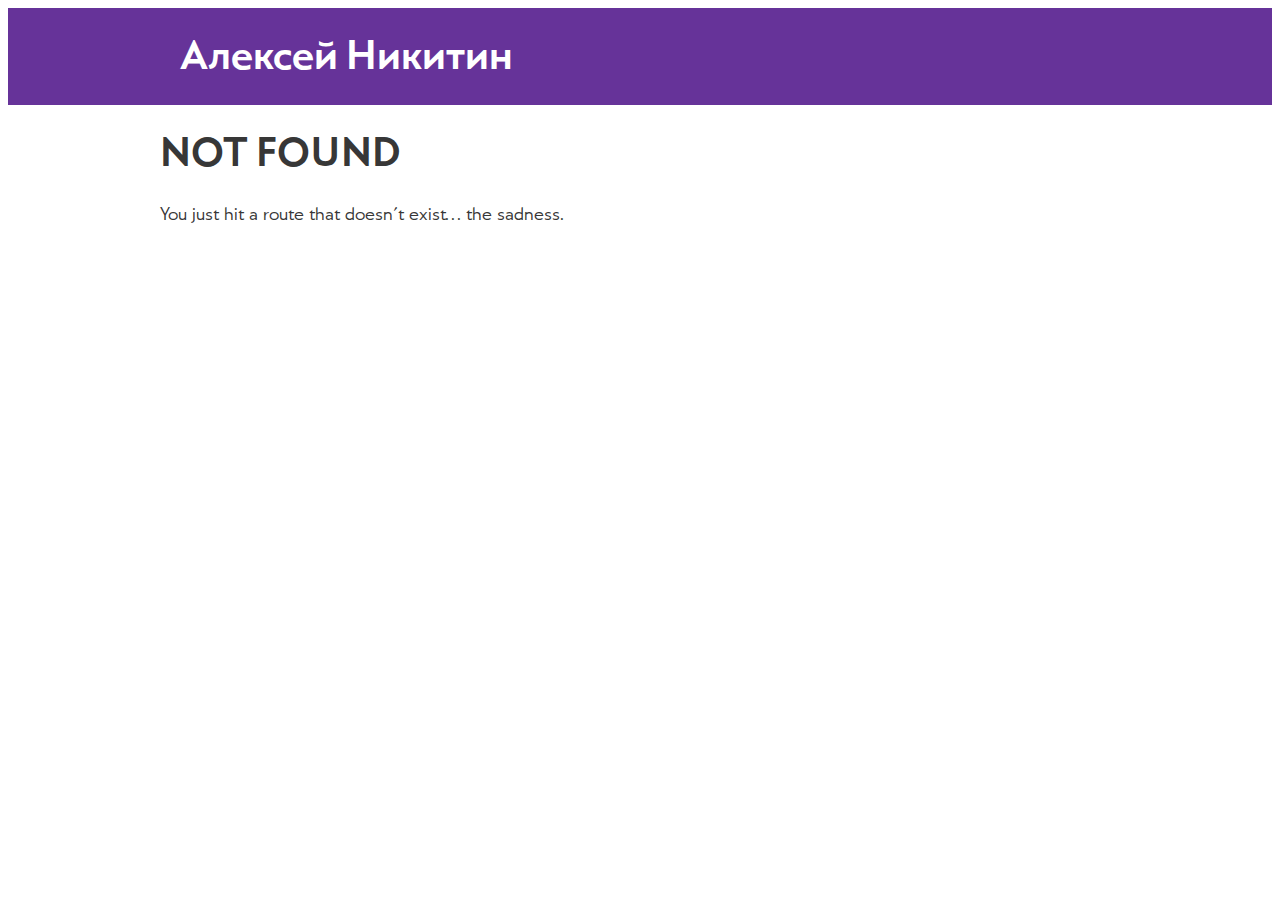
<file: 404/index.html>
<!DOCTYPE html><html lang="en"><head><meta charSet="utf-8"/><meta http-equiv="x-ua-compatible" content="ie=edge"/><meta name="viewport" content="width=device-width, initial-scale=1, shrink-to-fit=no"/><style data-href="/component---src-pages-404-js.184f5a503dbbec8a1976.css">@font-face{font-family:DO;src:url(/static/DigitalOctober-9212eecb7ab721432ddf7fa350031a04.woff) format("woff")}@font-face{font-family:DO-Bold;src:url(/static/DigitalOctober-Bold-c987b204ee0935d54ab0bcde82e36e33.woff) format("woff")}@font-face{font-family:DO-DemiBold;src:url(/static/DigitalOctober-DemiBold-9c3269c115c3996b5f691991d1ef4b2c.woff) format("woff")}@font-face{font-family:DO-Light;src:url(/static/DigitalOctober-Light-471ba870ccfc0b9ba4028782c11aba4c.woff) format("woff")}html{font-family:DO,sans-serif;-ms-text-size-adjust:100%;-webkit-text-size-adjust:100%}article,aside,details,figcaption,figure,footer,header,main,menu,nav,section,summary{display:block}audio,canvas,progress,video{display:inline-block}audio:not([controls]){display:none;height:0}progress{vertical-align:baseline}[hidden],template{display:none}a{background-color:transparent;-webkit-text-decoration-skip:objects}a:active,a:hover{outline-width:0}abbr[title]{border-bottom:none;text-decoration:underline;-webkit-text-decoration:underline dotted;text-decoration:underline dotted}b,strong{font-weight:inherit;font-weight:bolder}dfn{font-style:italic}h1{font-size:2em;margin:.67em 0}mark{background-color:#ff0;color:#000}small{font-size:80%}sub,sup{font-size:75%;line-height:0;position:relative;vertical-align:baseline}sub{bottom:-.25em}sup{top:-.5em}img{border-style:none}svg:not(:root){overflow:hidden}code,kbd,pre,samp{font-family:monospace,monospace;font-size:1em}figure{margin:1em 40px}hr{box-sizing:content-box;height:0;overflow:visible}button,input,optgroup,select,textarea{font:inherit;margin:0}optgroup{font-weight:700}button,input{overflow:visible}button,select{text-transform:none}[type=reset],[type=submit],button,html [type=button]{-webkit-appearance:button}[type=button]::-moz-focus-inner,[type=reset]::-moz-focus-inner,[type=submit]::-moz-focus-inner,button::-moz-focus-inner{border-style:none;padding:0}[type=button]:-moz-focusring,[type=reset]:-moz-focusring,[type=submit]:-moz-focusring,button:-moz-focusring{outline:1px dotted ButtonText}fieldset{border:1px solid silver;margin:0 2px;padding:.35em .625em .75em}legend{box-sizing:border-box;color:inherit;display:table;max-width:100%;padding:0;white-space:normal}textarea{overflow:auto}[type=checkbox],[type=radio]{box-sizing:border-box;padding:0}[type=number]::-webkit-inner-spin-button,[type=number]::-webkit-outer-spin-button{height:auto}[type=search]{-webkit-appearance:textfield;outline-offset:-2px}[type=search]::-webkit-search-cancel-button,[type=search]::-webkit-search-decoration{-webkit-appearance:none}::-webkit-input-placeholder{color:inherit;opacity:.54}::-webkit-file-upload-button{-webkit-appearance:button;font:inherit}html{font:112.5%/1.45em georgia,serif;box-sizing:border-box;overflow-y:scroll}*,:after,:before{box-sizing:inherit}body{color:rgba(0,0,0,.8);font-family:DO,-apple-system,BlinkMacSystemFont,Segoe UI,Roboto,Oxygen,Ubuntu,Cantarell,Fira Sans,Droid Sans,Helvetica Neue,sans-serif;font-weight:400;word-wrap:break-word;-webkit-font-kerning:normal;font-kerning:normal;-ms-font-feature-settings:"kern","liga","clig","calt";-webkit-font-feature-settings:"kern","liga","clig","calt";font-feature-settings:"kern","liga","clig","calt"}img{max-width:100%}h1,img{padding:0;margin:0 0 1.45rem}h1{font-family:DO-Bold;color:inherit;text-rendering:optimizeLegibility;font-size:2.25rem;line-height:1.1}hgroup{padding:0;margin:0 0 1.45rem}ol,ul{padding:0;margin:0 0 1.45rem 1.45rem;list-style-position:outside;list-style-image:none}dd,dl{margin:0 0 1.45rem}dd,dl,p{padding:0}p{margin:0 0 1rem}figure{padding:0}figure,pre{margin:0 0 1.45rem}pre{font-size:.85rem;line-height:1.42;background:rgba(0,0,0,.04);border-radius:3px;overflow:auto;word-wrap:normal;padding:1.45rem}table{font-size:1rem;line-height:1.45rem;border-collapse:collapse;width:100%}fieldset,table{padding:0;margin:0 0 1.45rem}blockquote{padding:0;margin:0 1.45rem 1.45rem}form,iframe,noscript{padding:0;margin:0 0 1.45rem}hr{padding:0;margin:0 0 calc(1.45rem - 1px);background:rgba(0,0,0,.2);border:none;height:1px}address{padding:0;margin:0 0 1.45rem}b,dt,strong,th{font-weight:700}li{margin-bottom:.725rem}ol li,ul li{padding-left:0}li>ol,li>ul{margin-left:1.45rem;margin-bottom:.725rem;margin-top:.725rem}blockquote :last-child,li :last-child,p :last-child{margin-bottom:0}li>p{margin-bottom:.725rem}code,kbd,samp{font-size:.85rem;line-height:1.45rem}abbr,abbr[title],acronym{border-bottom:1px dotted rgba(0,0,0,.5);cursor:help}abbr[title]{text-decoration:none}td,th,thead{text-align:left}td,th{border-bottom:1px solid rgba(0,0,0,.12);font-feature-settings:"tnum";-moz-font-feature-settings:"tnum";-ms-font-feature-settings:"tnum";-webkit-font-feature-settings:"tnum";padding:.725rem .96667rem calc(.725rem - 1px)}td:first-child,th:first-child{padding-left:0}td:last-child,th:last-child{padding-right:0}code,tt{background-color:rgba(0,0,0,.04);border-radius:3px;font-family:SFMono-Regular,Consolas,Roboto Mono,Droid Sans Mono,Liberation Mono,Menlo,Courier,monospace;padding:.2em 0}pre code{background:none;line-height:1.42}code:after,code:before,tt:after,tt:before{letter-spacing:-.2em;content:" "}pre code:after,pre code:before,pre tt:after,pre tt:before{content:""}@media only screen and (max-width:480px){html{font-size:100%}}.layout{min-width:100%;min-height:100vh;position:relative}.contacts{display:flex;align-items:baseline}.contacts ul{display:flex;list-style:none;padding:0;margin:0}.contacts button,.contacts li{margin-right:1rem}.contacts button{background-color:#fff;border:1px solid #ccc;display:inline-block;padding:6px 12px;margin-bottom:0;font-weight:400;line-height:1.42857143;text-align:center;white-space:nowrap;vertical-align:middle;touch-action:manipulation;cursor:pointer;border-radius:4px}.layer-0{position:absolute;-webkit-animation:layer-0 5s ease-in infinite;animation:layer-0 5s ease-in infinite}@-webkit-keyframes layer-0{0%{-webkit-transform:translate3d(10vw,100vh,0);transform:translate3d(10vw,100vh,0)}to{-webkit-transform:translate3d(20vw,0,0);transform:translate3d(20vw,0,0)}}@keyframes layer-0{0%{-webkit-transform:translate3d(10vw,100vh,0);transform:translate3d(10vw,100vh,0)}to{-webkit-transform:translate3d(20vw,0,0);transform:translate3d(20vw,0,0)}}</style><meta name="generator" content="Gatsby 2.0.76"/><title data-react-helmet="true">404: Not found | Алексей Никитин</title><meta data-react-helmet="true" name="description" content="Дизайнер"/><meta data-react-helmet="true" property="og:title" content="404: Not found"/><meta data-react-helmet="true" property="og:description" content="Дизайнер"/><meta data-react-helmet="true" property="og:type" content="website"/><meta data-react-helmet="true" name="twitter:card" content="summary"/><meta data-react-helmet="true" name="twitter:creator" content="@_alnikitin_"/><meta data-react-helmet="true" name="twitter:title" content="404: Not found"/><meta data-react-helmet="true" name="twitter:description" content="Дизайнер"/><link rel="shortcut icon" href="/icons/icon-48x48.png"/><link rel="manifest" href="/manifest.webmanifest"/><meta name="theme-color" content="#663399"/><link as="script" rel="preload" href="/component---src-pages-404-js-45a28764f416ae5286a4.js"/><link as="script" rel="preload" href="/0-51e09783fa192ee443b7.js"/><link as="script" rel="preload" href="/app-34b1da65801ea566ddd5.js"/><link as="script" rel="preload" href="/webpack-runtime-68e211d388426a752612.js"/><link as="fetch" rel="preload" href="/static/d/44/path---404-22-d-bce-NZuapzHg3X9TaN1iIixfv1W23E.json" crossOrigin="use-credentials"/></head><body><div id="___gatsby"><div style="outline:none" tabindex="-1" role="group"><div style="background:rebeccapurple;margin-bottom:1.45rem"><div style="margin:0 auto;max-width:960px;padding:1.45rem 1.0875rem"><h1 style="margin:0"><a style="color:white;text-decoration:none" href="/">Алексей Никитин</a></h1></div></div><div style="margin:0 auto;max-width:960px"><h1>NOT FOUND</h1><p>You just hit a route that doesn&#x27;t exist... the sadness.</p></div></div></div><script id="gatsby-script-loader">/*<![CDATA[*/window.page={"componentChunkName":"component---src-pages-404-js","jsonName":"404-22d","path":"/404/"};window.dataPath="44/path---404-22-d-bce-NZuapzHg3X9TaN1iIixfv1W23E";/*]]>*/</script><script id="gatsby-chunk-mapping">/*<![CDATA[*/window.___chunkMapping={"app":["/app-34b1da65801ea566ddd5.js"],"component---src-pages-404-js":["/component---src-pages-404-js.184f5a503dbbec8a1976.css","/component---src-pages-404-js-45a28764f416ae5286a4.js"],"component---src-pages-index-js":["/component---src-pages-index-js.5b2e68eb3205769315b2.css","/component---src-pages-index-js-4f179fa0e0df800de4d7.js"],"pages-manifest":["/pages-manifest-d3a92620504f5f442d43.js"]};/*]]>*/</script><script src="/webpack-runtime-68e211d388426a752612.js" async=""></script><script src="/app-34b1da65801ea566ddd5.js" async=""></script><script src="/0-51e09783fa192ee443b7.js" async=""></script><script src="/component---src-pages-404-js-45a28764f416ae5286a4.js" async=""></script></body></html>
</file>
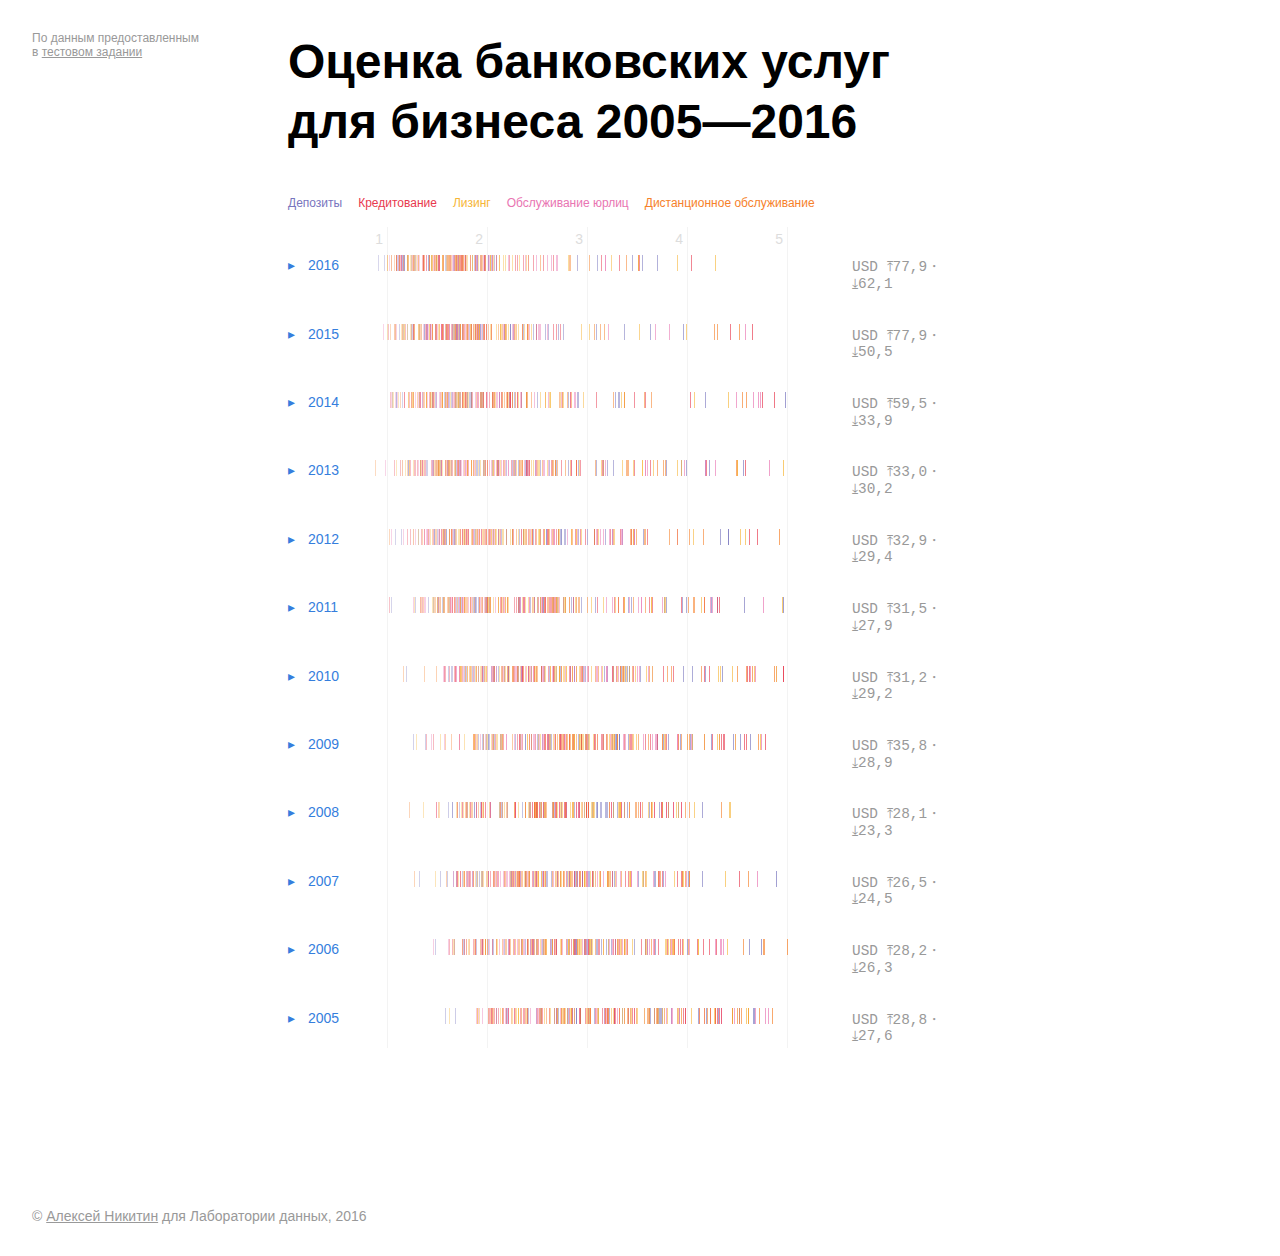
<file: banki/index.html>
<!DOCTYPE html><html lang="en"><head><meta charset="utf-8"><meta name="viewport" content="width=device-width,initial-scale=1"><title>Оценка банковских услуг для бизнеса</title><link href="/banki/static/css/main.8b618afd.css" rel="stylesheet"></head><body><div id="root"></div><script type="text/javascript" src="/banki/static/js/main.fcdfe531.js"></script></body></html>
</file>
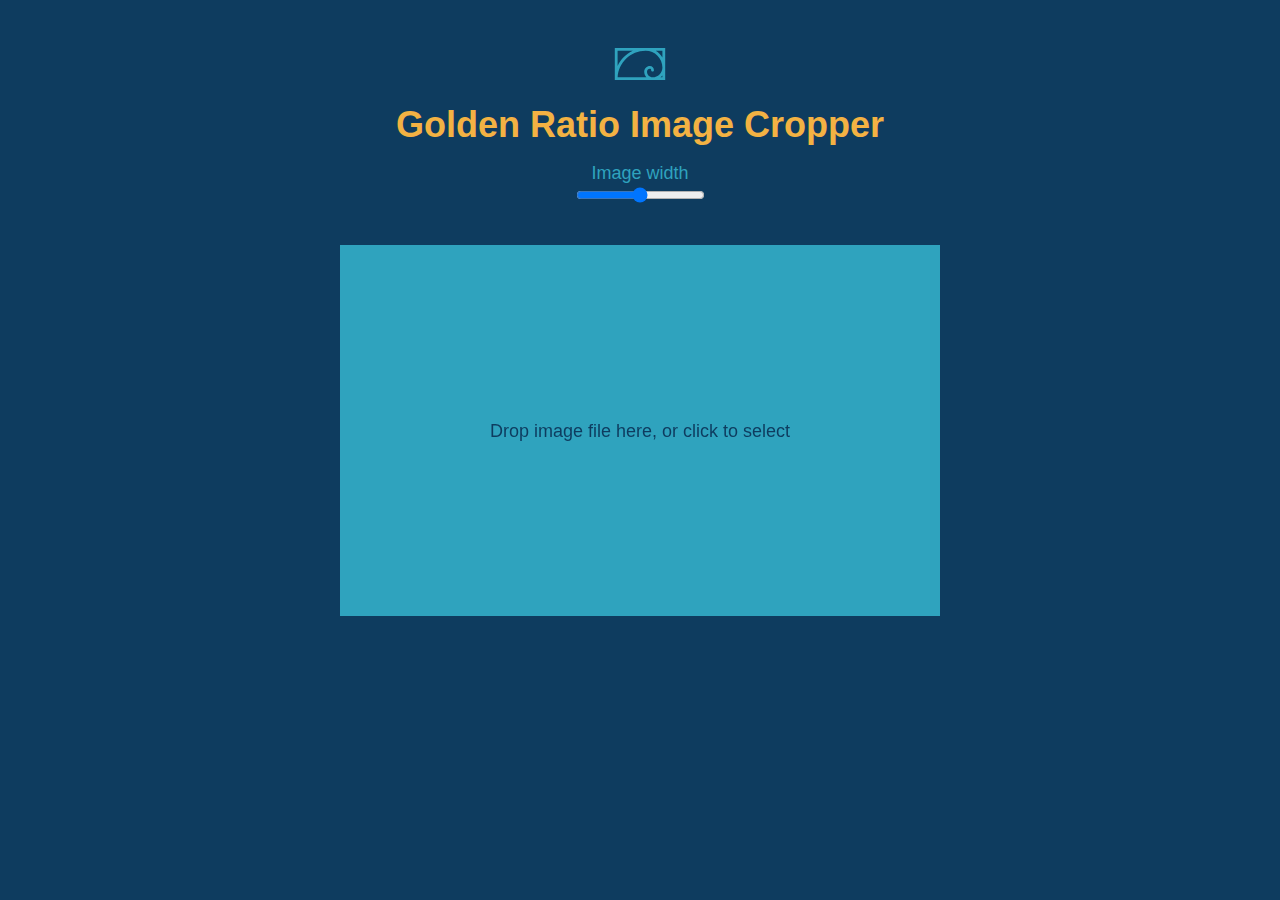
<file: grcropper/index.html>
<!DOCTYPE html><html lang="en"><head><meta charset="utf-8"><meta name="viewport" content="width=device-width,initial-scale=1"><link rel="shortcut icon" href="/grcropper/favicon.ico"><title>Golden Ratio Image Cropper</title><link href="/grcropper/static/css/main.cf5770d7.css" rel="stylesheet"></head><body><div id="root"></div><script type="text/javascript" src="/grcropper/static/js/main.d1479095.js"></script></body></html>
</file>
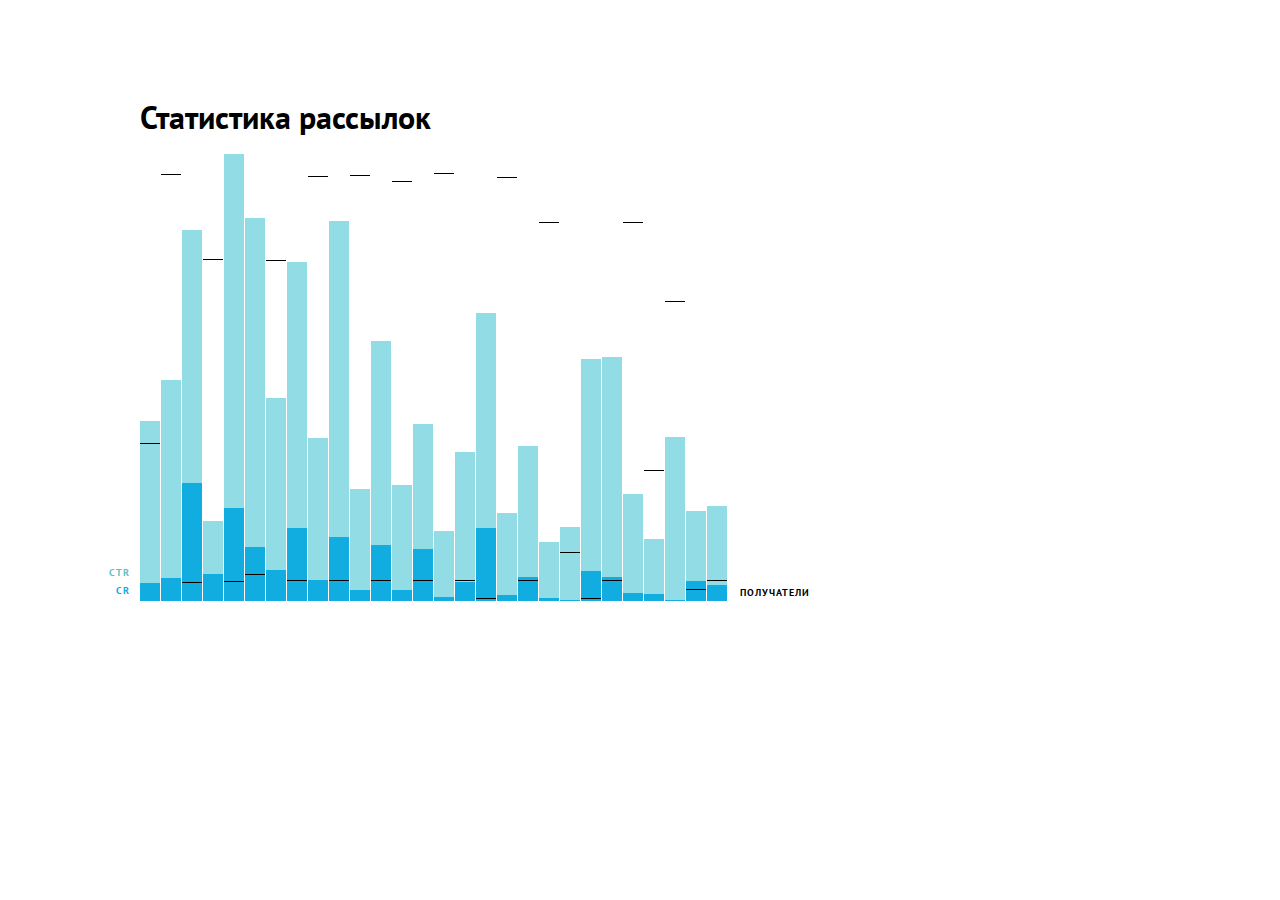
<file: letters/index.html>
<!DOCTYPE html>
<html>

<head>
    <meta charset="utf-8">
    <meta http-equiv="X-UA-Compatible" content="IE=edge">
    <title>Статистика рассылок</title>
    <script src="bower_components/d3/d3.min.js"></script>
    <script src="js/draw.js"></script>
    <link href='http://fonts.googleapis.com/css?family=PT+Sans:400,700&subset=cyrillic,latin' rel='stylesheet' type='text/css'>
    <link rel="stylesheet" href="bower_components/normalize-css/normalize.css">
    <link rel="stylesheet" href="css/style.css">

</head>

<body>
    <div class="center">
        <h1>Статистика рассылок</h1>        
    </div>

</body>

</html>
</file>
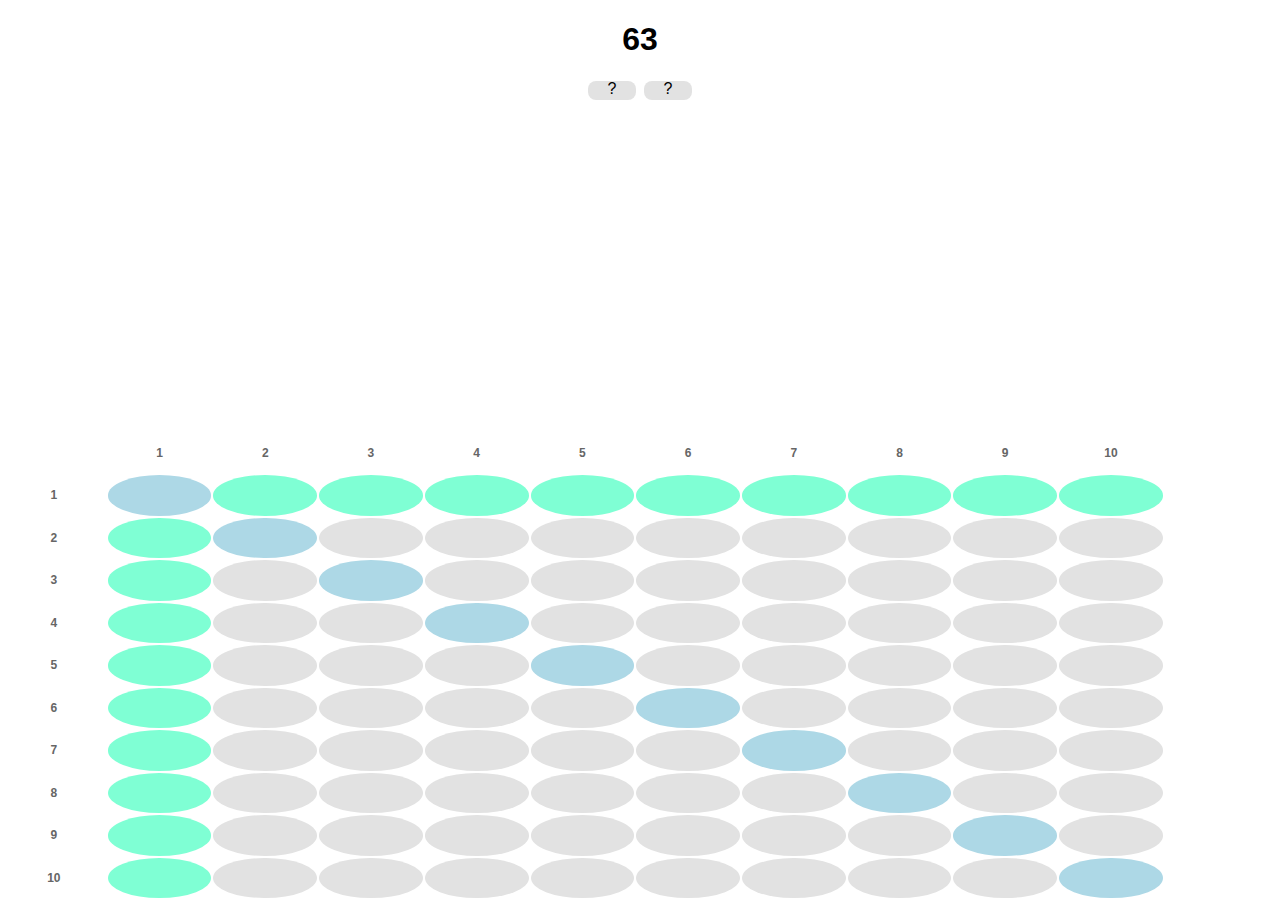
<file: mulitply/index.html>
<!DOCTYPE html><html lang="en"><head><meta charset="utf-8"><meta name="viewport" content="width=device-width,initial-scale=1,shrink-to-fit=no"><meta name="theme-color" content="#000000"><link rel="manifest" href="/mulitply/manifest.json"><link rel="shortcut icon" href="/mulitply/favicon.ico"><title>React App</title><link href="/mulitply/static/css/main.52a96432.css" rel="stylesheet"></head><body><noscript>You need to enable JavaScript to run this app.</noscript><div id="root"></div><script type="text/javascript" src="/mulitply/static/js/main.4e46678f.js"></script></body></html>
</file>
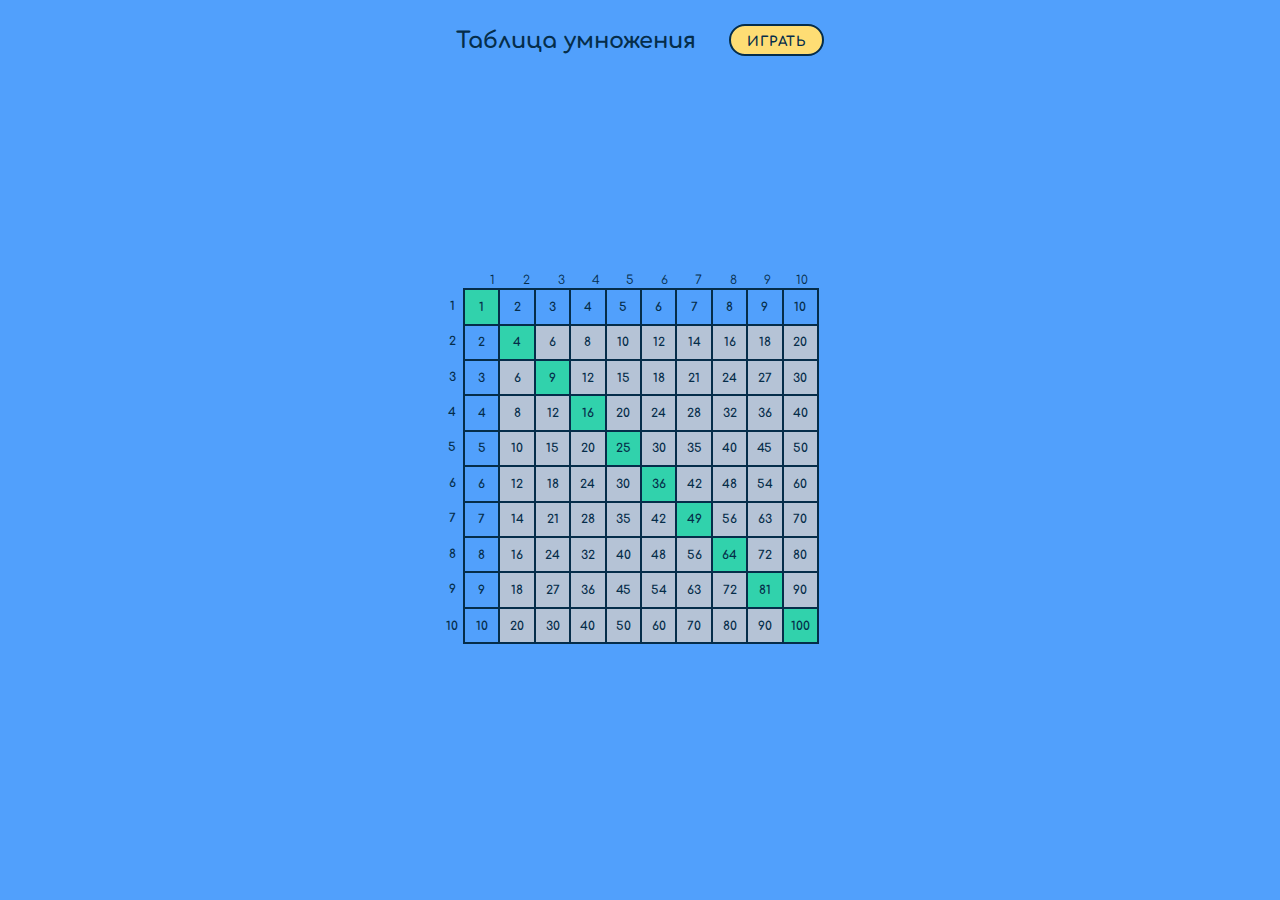
<file: multiply/index.html>
<!DOCTYPE html><html lang="en"><head><meta charset="utf-8"><meta name="viewport" content="width=device-width,initial-scale=1,shrink-to-fit=no"><meta name="theme-color" content="#000000"><link href="https://fonts.googleapis.com/css?family=Comfortaa:400,700&subset=cyrillic" rel="stylesheet"><link rel="manifest" href="/multiply/manifest.json"><link rel="shortcut icon" href="/multiply/favicon.ico"><title>Multiply Game</title><link href="/multiply/static/css/main.c32ef52f.css" rel="stylesheet"></head><body><noscript>You need to enable JavaScript to run this app.</noscript><div id="root"></div><script type="text/javascript" src="/multiply/static/js/main.a278ea67.js"></script></body></html>
</file>
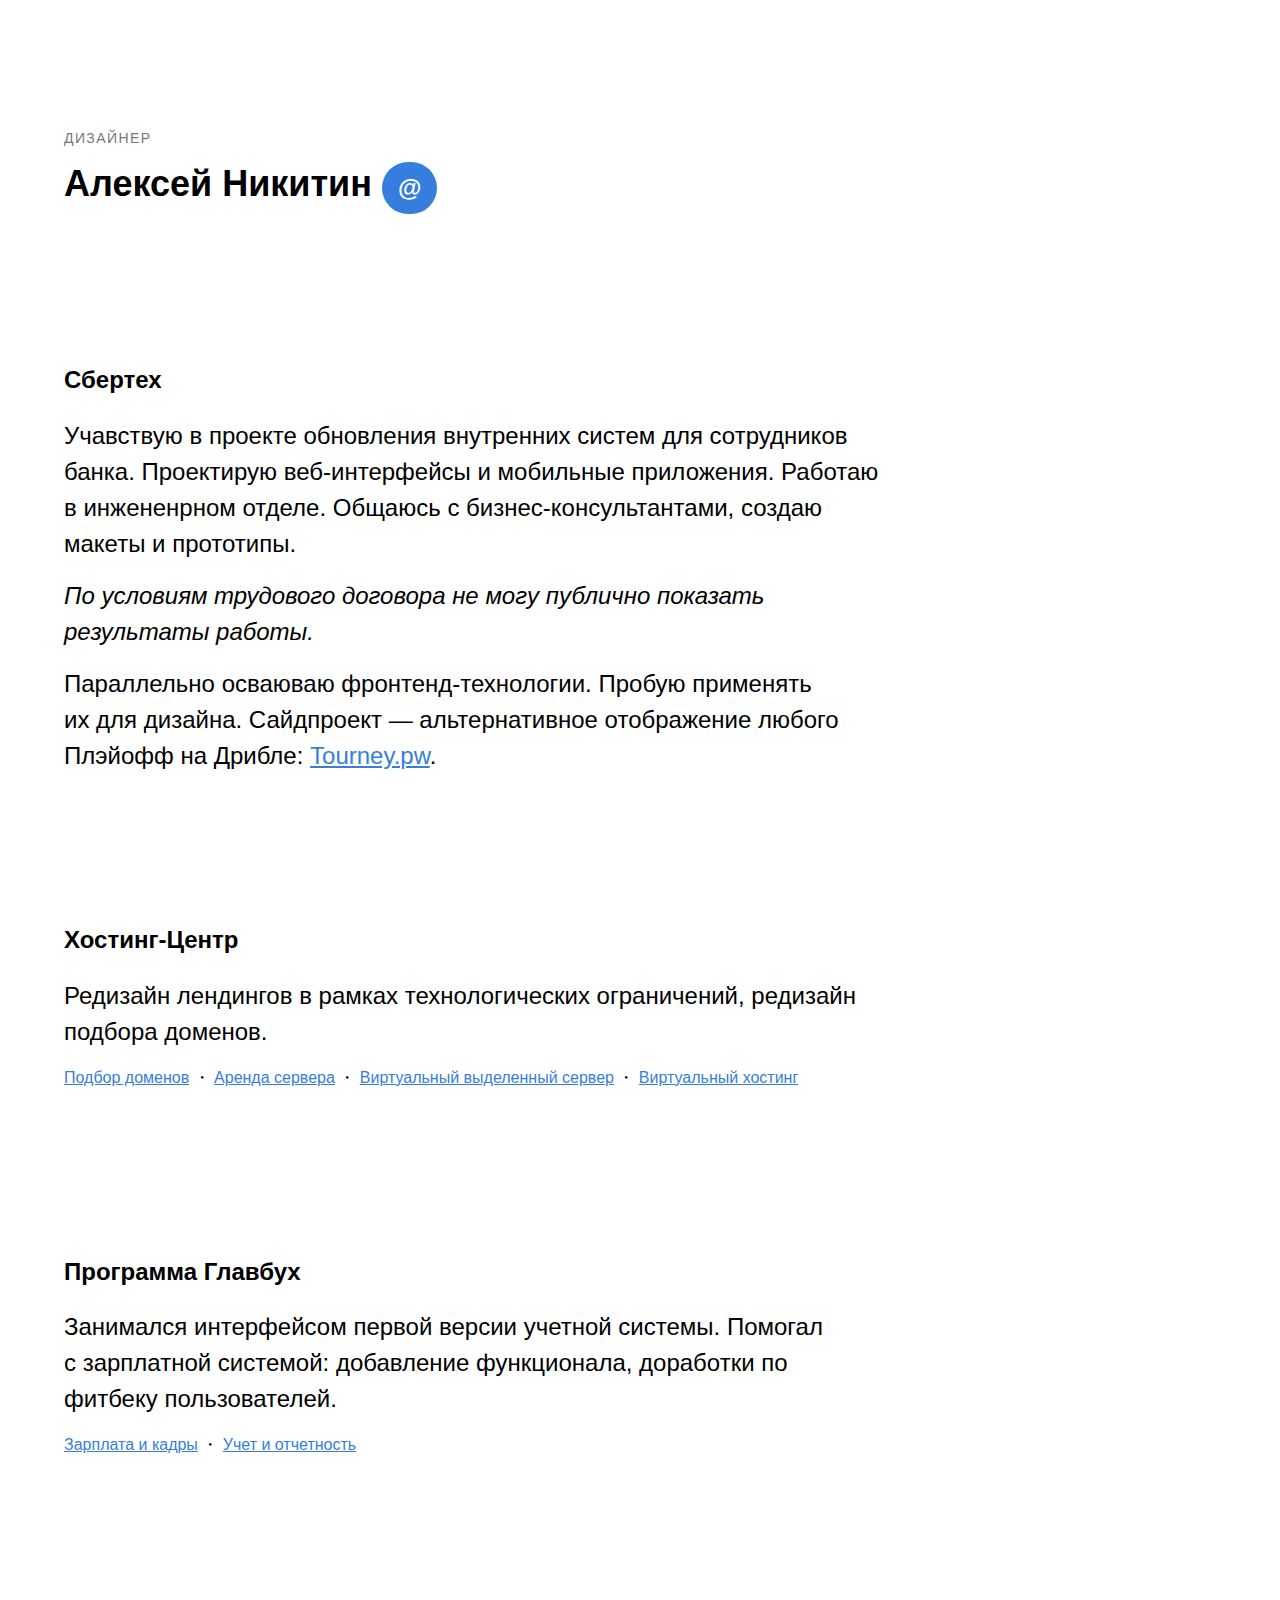
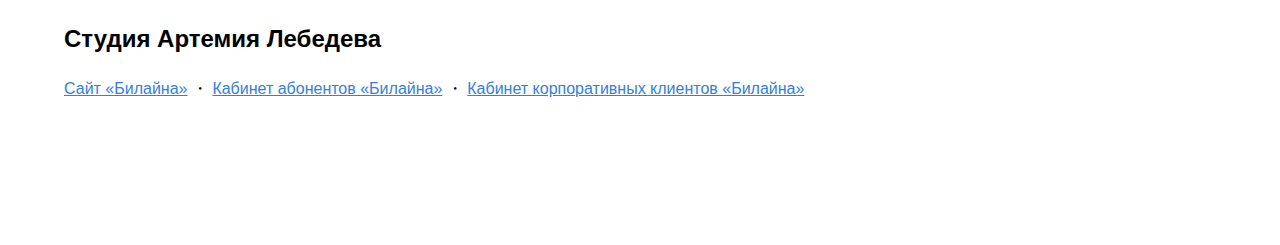
<file: portfolio/index.html>
<!DOCTYPE html>
<html lang="en">

<head>
    <title>Портфолио ・ Алексей Никитин </title>
    <meta charset="UTF-8">
    <meta name="viewport" content="width=device-width, initial-scale=1">
    <link href="style.css" rel="stylesheet">
</head>

<body class="sans-serif f4 f3-ns lh-copy ">
    <div class="content ph3 ph5-ns pv0">
        <header class="mt5 mt6-ns mb5 mb6-ns">
            <time class="f6 db mb2 ttu tracked gray">
                Дизайнер
            </time>
            <h1 class="f3 f2-ns mt0">                
                Алексей&nbsp;Никитин
                <a class="btn-mail f5 f3-ns grow no-underline br-pill ph2 ph3-ns pv1 pv2-ns mb0 dib white bg-blue" href="mailto:nikitin010@gmail.com">@</a>
            </h1>
        </header>

        <section class="sbertech cf mb5 mb6-ns">
            <h2 class="f4 f3-ns dib-ns pb0">Сбертех</h2>
            <p class="measure-wide mt0 mb3">
                Учавствую в проекте обновления внутренних систем для сотрудников банка. Проектирую веб-интерфейсы и мобильные приложения.
Работаю в инжененрном отделе. Общаюсь с бизнес-консультантами, создаю макеты и прототипы.
            </p>
            <p class="measure-wide mt0 mb3 i">
                По условиям трудового договора не могу публично показать результаты работы.
            </p>
            <p class="measure-wide mt0 mb0">
                Параллельно осваюваю фронтенд-технологии. Пробую применять их для дизайна. Сайдпроект — альтернативное отображение любого
Плэйофф на Дрибле:
                <a href="https://tourney.pw" class="link dim blue underline">Tourney.pw</a>.
            </p>
        </section>

        <section class="sbertech cf mb5 mb6-ns">
            <h2 class="f4 f3-ns pb0">Хостинг-Центр</h2>
            <p class="measure-wide mt0 mb3">
                Редизайн лендингов в рамках технологических ограничений, редизайн подбора доменов.
            </p>
            <ul class="list f6 f5-ns lh-copy pl0 pt0 mt2 mb3">
                <li class="dib-ns">
                    <a class="link dim blue underline" href="https://hc.ru/ru/services/domainsregistration">
                            Подбор доменов
                        </a>                    
                </li>
                <span class="dn dib-ns">・</span>
                <li class="dib-ns">
                    <a class="link dim blue underline" href="https://hc.ru/dedicated">
                            Аренда сервера
                        </a>
                </li>
                <span class="dn dib-ns">・</span>
                <li class="dib-ns">
                    <a class="link dim blue underline" href="https://hc.ru/ru/services/hosting/vps-vds-server">
                            Виртуальный выделенный сервер
                        </a>
                </li class="dib-ns">
                <span class="dn dib-ns">・</span>
                <li class="dib-ns">
                    <a class="link dim blue underline" href="https://hc.ru/ru/services/hosting/virtual">
                            Виртуальный хостинг
                        </a>
                </li>
            </ul>
        </section>

        <section class="sbertech cf mb5 mb6-ns">
            <h2 class="f4 f3-ns dib-ns pb0">Программа Главбух</h2>
            <p class="measure-wide mt0 mb3">
                Занимался интерфейсом первой версии учетной системы. Помогал с зарплатной системой: добавление функционала, доработки по
фитбеку пользователей.
            </p>
            <ul class="list f6 f5-ns lh-copy pl0 pt0 mt2 mb3">
                <li class="dib-ns">
                    <a class="link dim blue underline" href="https://1pgb.ru">
                            Зарплата и кадры
                        </a>
                </li>
                <span class="dn dib-ns">・</span>
                <li class="dib-ns">
                    <a class="link dim blue underline" href="https://uchet.1pgb.ru">
                           Учет и отчетность
                        </a>
                </li>
            </ul>
        </section>

        <section class="sbertech cf mb3 mb6-ns">
            <h2 class="f4 f3-ns dib-ns pb0">Студия Артемия Лебедева</h2>
            <ul class="list f6 f5-ns lh-copy pl0 pt0 mt0 mb3">
                <li class="dib-ns">
                    <a class="link dim blue underline" href="https://www.artlebedev.ru/beeline/site/">
                           Сайт «Билайна»
                        </a>                    
                </li>
                <span class="dn dib-ns">・</span>
                <li class="dib-ns">
                    <a class="link dim blue underline" href="https://www.artlebedev.ru/beeline/my/">
                            Кабинет абонентов «Билайна»
                        </a>
                </li>
                <span class="dn dib-ns">・</span>
                <li class="dib-ns">
                    <a class="link dim blue underline" href="https://www.artlebedev.ru/beeline/my-business/">
                           Кабинет корпоративных клиентов «Билайна»
                        </a>
                </li>
            </ul>
        </section>

    </div>
</body>

</html>
</file>
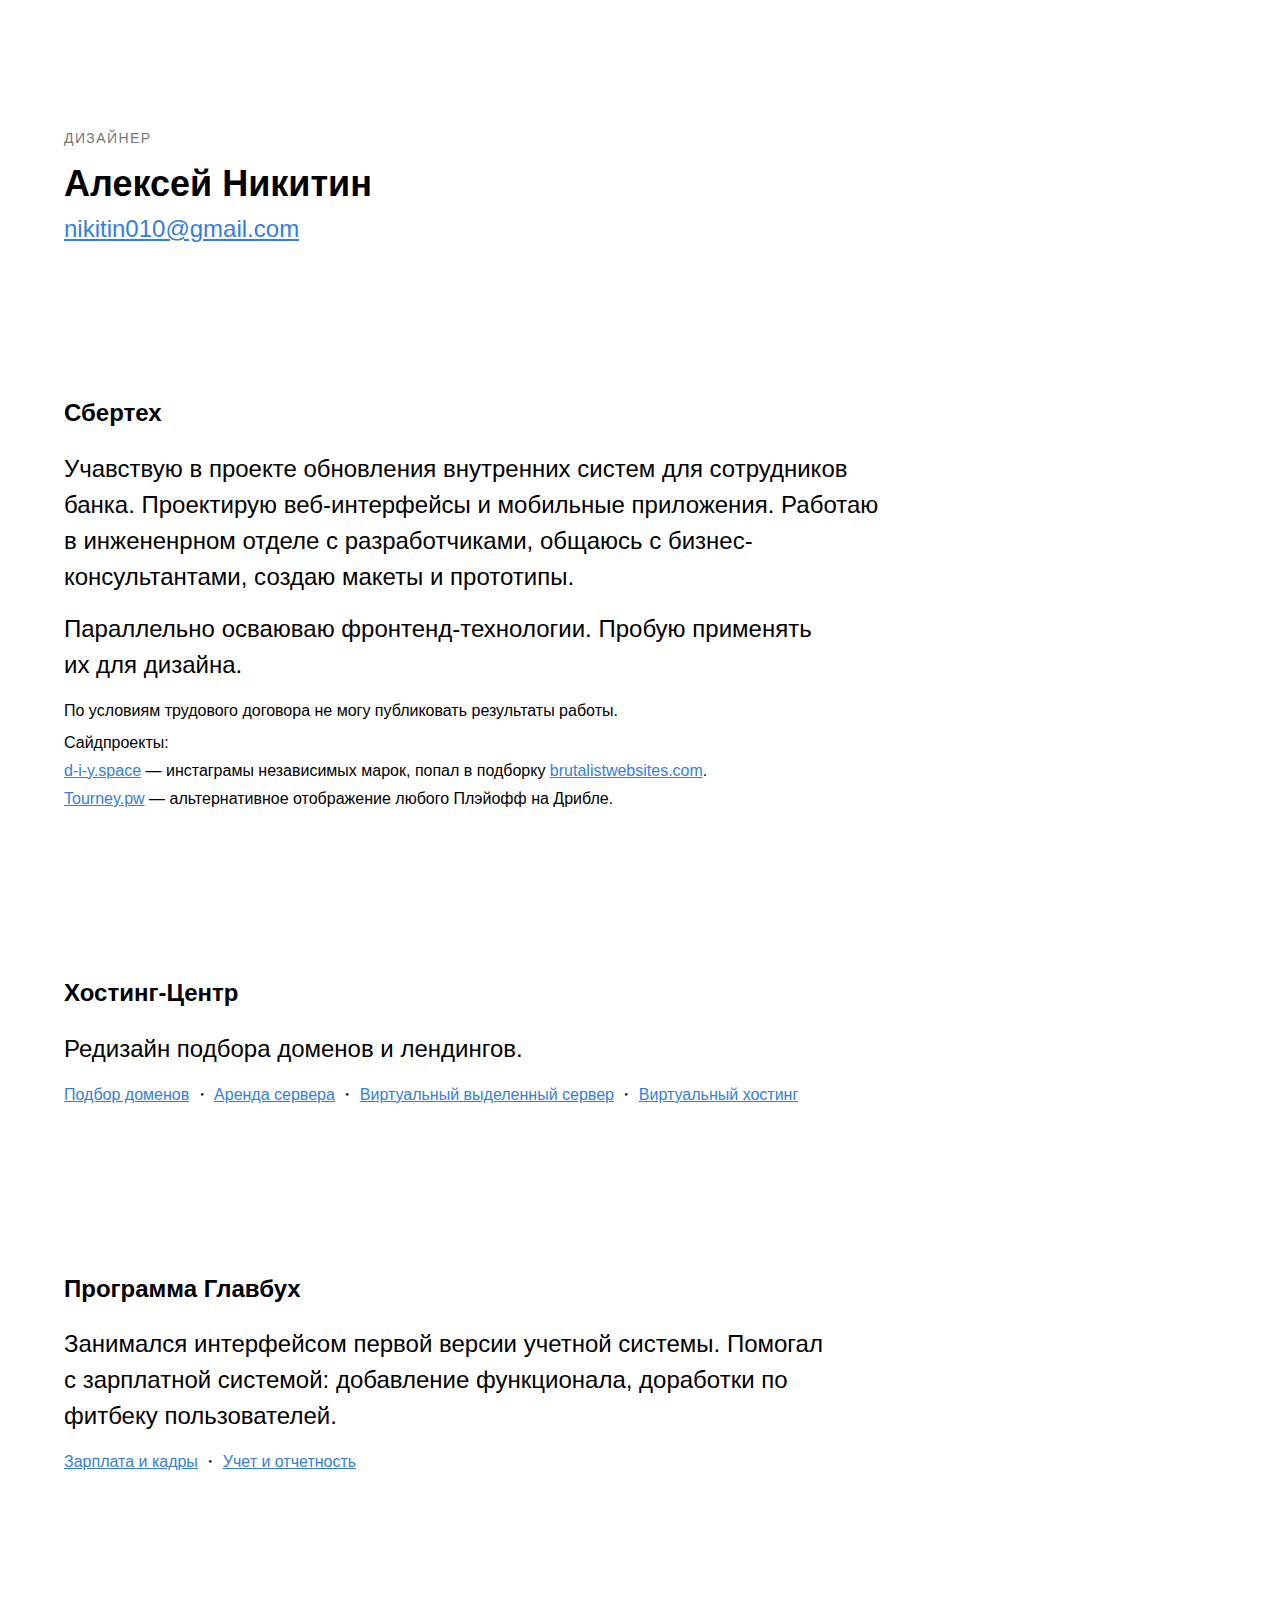
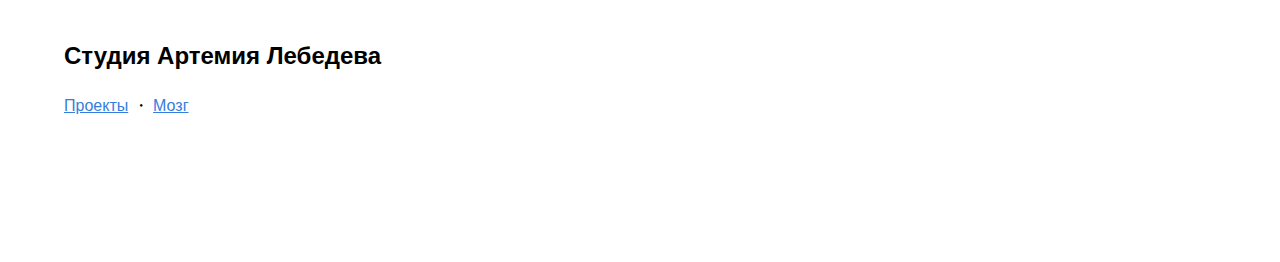
<file: work/index.html>
<!DOCTYPE html>
<html lang="en">

<head>
    <title>Портфолио ・ Алексей Никитин </title>
    <meta charset="UTF-8">
    <meta name="viewport" content="width=device-width, initial-scale=1">
    <link href="style.css" rel="stylesheet">
</head>

<body class="sans-serif f4 f3-ns lh-copy ">
    <div class="content ph3 ph5-ns pv0">
        <header class="mt5 mt6-ns mb5 mb6-ns">
            <time class="f6 db mb2 ttu tracked gray">
                Дизайнер
            </time>
            <h1 class="f3 f2-ns mt0 mb0">
                Алексей&nbsp;Никитин
            </h1>
            <a class="link dim blue underline">nikitin010@gmail.com</a>
        </header>

        <section class="sbertech cf mb5 mb6-ns">
            <h2 class="f4 f3-ns dib-ns pb0">Сбертех</h2>
            <p class="measure-wide mt0 mb3">
                Учавствую в проекте обновления внутренних систем для сотрудников банка. Проектирую веб-интерфейсы и мобильные приложения. Работаю в инжененрном отделе с разработчиками, общаюсь с бизнес-консультантами, создаю макеты и прототипы.
            </p>
            <p class="measure-wide mt0 mb3">
                Параллельно осваюваю фронтенд-технологии. Пробую применять их для дизайна.
            </p>
            <p class="f6 f5-ns lh-copy pl0 pt0 mt2 mb0">
                По условиям трудового договора не могу публиковать результаты работы.
            </p>
            <p class="f6 f5-ns lh-copy pl0 pt0 mt2 mb0">
                Сайдпроекты:
            </p>
            <ul class="list f6 f5-ns lh-copy pl0 pt0 mt0 mb3">
                <li class="mt1">
                    <a class="link dim blue underline" href="https://d-i-y.space" >
                        d-i-y.space</a> — инстаграмы независимых марок, попал в подборку <a class="link dim blue underline" href="http://brutalistwebsites.com/d-i-y.space/">
                        brutalistwebsites.com</a>.
                </li>
                <li class="mt1">
                    <a class="link dim blue underline" href="https://tourney.pw" >
                        Tourney.pw</a> — альтернативное отображение любого Плэйофф на Дрибле.
                </li>
            </ul>
        </section>

        <section class="sbertech cf mb5 mb6-ns">
            <h2 class="f4 f3-ns pb0">Хостинг-Центр</h2>
            <p class="measure-wide mt0 mb3">
                Редизайн подбора доменов и лендингов.
            </p>
            <ul class="list f6 f5-ns lh-copy pl0 pt0 mt2 mb3">
                <li class="dib-ns">
                    <a class="link dim blue underline" href="https://hc.ru/ru/services/domainsregistration">
                            Подбор доменов
                        </a>                    
                </li>
                <span class="dn dib-ns">・</span>
                <li class="dib-ns">
                    <a class="link dim blue underline" href="https://hc.ru/dedicated">
                            Аренда сервера
                        </a>
                </li>
                <span class="dn dib-ns">・</span>
                <li class="dib-ns">
                    <a class="link dim blue underline" href="https://hc.ru/ru/services/hosting/vps-vds-server">
                            Виртуальный выделенный сервер
                        </a>
                </li class="dib-ns">
                <span class="dn dib-ns">・</span>
                <li class="dib-ns">
                    <a class="link dim blue underline" href="https://hc.ru/ru/services/hosting/virtual">
                            Виртуальный хостинг
                        </a>
                </li>
            </ul>
        </section>

        <section class="sbertech cf mb5 mb6-ns">
            <h2 class="f4 f3-ns dib-ns pb0">Программа Главбух</h2>
            <p class="measure-wide mt0 mb3">
                Занимался интерфейсом первой версии учетной системы. Помогал с зарплатной системой: добавление функционала, доработки по
фитбеку пользователей.
            </p>
            <ul class="list f6 f5-ns lh-copy pl0 pt0 mt2 mb3">
                <li class="dib-ns">
                    <a class="link dim blue underline" href="https://1pgb.ru">
                            Зарплата и кадры
                        </a>
                </li>
                <span class="dn dib-ns">・</span>
                <li class="dib-ns">
                    <a class="link dim blue underline" href="https://uchet.1pgb.ru">
                           Учет и отчетность
                        </a>
                </li>
            </ul>
        </section>

        <section class="sbertech cf mb3 mb6-ns">
            <h2 class="f4 f3-ns dib-ns pb0">Студия Артемия Лебедева</h2>
            <ul class="list f6 f5-ns lh-copy pl0 pt0 mt0 mb3">
                <li class="dib-ns">
                    <a class="link dim blue underline" href="https://www.artlebedev.ru/nikitin-a/">
                           Проекты
                        </a>                    
                </li>
                <span class="dn dib-ns">・</span>
                <li class="dib-ns">
                    <a class="link dim blue underline" href="https://www.artlebedev.ru/nikitin-a/brain/">
                            Мозг
                        </a>
                </li>
            </ul>
        </section>

    </div>
</body>

</html>
</file>
<file: banki/static/css/main.8b618afd.css>
#root{max-width:1100px;box-sizing:border-box;padding-left:2rem}.sticky{position:-webkit-sticky;position:sticky}.sticky.sticky-fixed.is-sticky{margin-top:0;margin-bottom:0;position:fixed;-webkit-backface-visibility:hidden;backface-visibility:hidden}.sticky.sticky-fixed.is-sticky:not([style*=margin-top]){margin-top:0!important}.sticky.sticky-fixed.is-sticky:not([style*=margin-bottom]){margin-bottom:0!important}.sticky.sticky-fixed.is-absolute{position:absolute}/*! TACHYONS v4.6.1 | http://tachyons.io */
/*! normalize.css v5.0.0 | MIT License | github.com/necolas/normalize.css */html{font-family:sans-serif;line-height:1.15;-ms-text-size-adjust:100%;-webkit-text-size-adjust:100%}body{margin:0}article,aside,footer,header,nav,section{display:block}h1{font-size:2em;margin:.67em 0}figcaption,figure,main{display:block}figure{margin:1em 40px}hr{box-sizing:content-box;height:0;overflow:visible}pre{font-family:monospace,monospace;font-size:1em}a{background-color:transparent;-webkit-text-decoration-skip:objects}a:active,a:hover{outline-width:0}abbr[title]{border-bottom:none;text-decoration:underline;text-decoration:underline dotted}b,strong{font-weight:inherit;font-weight:bolder}code,kbd,samp{font-family:monospace,monospace;font-size:1em}dfn{font-style:italic}mark{background-color:#ff0;color:#000}small{font-size:80%}sub,sup{font-size:75%;line-height:0;position:relative;vertical-align:baseline}sub{bottom:-.25em}sup{top:-.5em}audio,video{display:inline-block}audio:not([controls]){display:none;height:0}img{border-style:none}svg:not(:root){overflow:hidden}button,input,optgroup,select,textarea{font-family:sans-serif;font-size:100%;line-height:1.15;margin:0}button,input{overflow:visible}button,select{text-transform:none}[type=reset],[type=submit],button,html [type=button]{-webkit-appearance:button}[type=button]::-moz-focus-inner,[type=reset]::-moz-focus-inner,[type=submit]::-moz-focus-inner,button::-moz-focus-inner{border-style:none;padding:0}[type=button]:-moz-focusring,[type=reset]:-moz-focusring,[type=submit]:-moz-focusring,button:-moz-focusring{outline:1px dotted ButtonText}fieldset{border:1px solid silver;margin:0 2px;padding:.35em .625em .75em}legend{box-sizing:border-box;color:inherit;display:table;max-width:100%;padding:0;white-space:normal}progress{display:inline-block;vertical-align:baseline}textarea{overflow:auto}[type=checkbox],[type=radio]{box-sizing:border-box;padding:0}[type=number]::-webkit-inner-spin-button,[type=number]::-webkit-outer-spin-button{height:auto}[type=search]{-webkit-appearance:textfield;outline-offset:-2px}[type=search]::-webkit-search-cancel-button,[type=search]::-webkit-search-decoration{-webkit-appearance:none}::-webkit-file-upload-button{-webkit-appearance:button;font:inherit}details,menu{display:block}summary{display:list-item}canvas{display:inline-block}[hidden],template{display:none}.border-box,a,article,body,code,dd,div,dl,dt,fieldset,footer,form,h1,h2,h3,h4,h5,h6,header,html,input[type=email],input[type=number],input[type=password],input[type=tel],input[type=text],input[type=url],legend,li,main,ol,p,pre,section,table,td,textarea,th,tr,ul{box-sizing:border-box}.aspect-ratio{height:0;position:relative}.aspect-ratio--16x9{padding-bottom:56.25%}.aspect-ratio--9x16{padding-bottom:177.77%}.aspect-ratio--4x3{padding-bottom:75%}.aspect-ratio--3x4{padding-bottom:133.33%}.aspect-ratio--6x4{padding-bottom:66.6%}.aspect-ratio--4x6{padding-bottom:150%}.aspect-ratio--8x5{padding-bottom:62.5%}.aspect-ratio--5x8{padding-bottom:160%}.aspect-ratio--7x5{padding-bottom:71.42%}.aspect-ratio--5x7{padding-bottom:140%}.aspect-ratio--1x1{padding-bottom:100%}.aspect-ratio--object{position:absolute;top:0;right:0;bottom:0;left:0;width:100%;height:100%;z-index:100}img{max-width:100%}.cover{background-size:cover!important}.contain{background-size:contain!important}.bg-center{background-position:50%}.bg-center,.bg-top{background-repeat:no-repeat}.bg-top{background-position:top}.bg-right{background-position:100%}.bg-bottom,.bg-right{background-repeat:no-repeat}.bg-bottom{background-position:bottom}.bg-left{background-repeat:no-repeat;background-position:0}.outline{outline:1px solid}.outline-transparent{outline:1px solid transparent}.outline-0{outline:0}.ba{border-style:solid;border-width:1px}.bt{border-top-style:solid;border-top-width:1px}.br{border-right-style:solid;border-right-width:1px}.bb{border-bottom-style:solid;border-bottom-width:1px}.bl{border-left-style:solid;border-left-width:1px}.bn{border-style:none;border-width:0}.b--black{border-color:#000}.b--near-black{border-color:#111}.b--dark-gray{border-color:#333}.b--mid-gray{border-color:#555}.b--gray{border-color:#777}.b--silver{border-color:#999}.b--light-silver{border-color:#aaa}.b--light-gray{border-color:#eee}.b--near-white{border-color:#f4f4f4}.b--white{border-color:#fff}.b--white-90{border-color:hsla(0,0%,100%,.9)}.b--white-80{border-color:hsla(0,0%,100%,.8)}.b--white-70{border-color:hsla(0,0%,100%,.7)}.b--white-60{border-color:hsla(0,0%,100%,.6)}.b--white-50{border-color:hsla(0,0%,100%,.5)}.b--white-40{border-color:hsla(0,0%,100%,.4)}.b--white-30{border-color:hsla(0,0%,100%,.3)}.b--white-20{border-color:hsla(0,0%,100%,.2)}.b--white-10{border-color:hsla(0,0%,100%,.1)}.b--white-05{border-color:hsla(0,0%,100%,.05)}.b--white-025{border-color:hsla(0,0%,100%,.025)}.b--white-0125{border-color:hsla(0,0%,100%,.0125)}.b--black-90{border-color:rgba(0,0,0,.9)}.b--black-80{border-color:rgba(0,0,0,.8)}.b--black-70{border-color:rgba(0,0,0,.7)}.b--black-60{border-color:rgba(0,0,0,.6)}.b--black-50{border-color:rgba(0,0,0,.5)}.b--black-40{border-color:rgba(0,0,0,.4)}.b--black-30{border-color:rgba(0,0,0,.3)}.b--black-20{border-color:rgba(0,0,0,.2)}.b--black-10{border-color:rgba(0,0,0,.1)}.b--black-05{border-color:rgba(0,0,0,.05)}.b--black-025{border-color:rgba(0,0,0,.025)}.b--black-0125{border-color:rgba(0,0,0,.0125)}.b--dark-red{border-color:#e7040f}.b--red{border-color:#ff4136}.b--light-red{border-color:#ff725c}.b--orange{border-color:#ff6300}.b--gold{border-color:#ffb700}.b--yellow{border-color:gold}.b--light-yellow{border-color:#fbf1a9}.b--purple{border-color:#5e2ca5}.b--light-purple{border-color:#a463f2}.b--dark-pink{border-color:#d5008f}.b--hot-pink{border-color:#ff41b4}.b--pink{border-color:#ff80cc}.b--light-pink{border-color:#ffa3d7}.b--dark-green{border-color:#137752}.b--green{border-color:#19a974}.b--light-green{border-color:#9eebcf}.b--navy{border-color:#001b44}.b--dark-blue{border-color:#00449e}.b--blue{border-color:#357edd}.b--light-blue{border-color:#96ccff}.b--lightest-blue{border-color:#cdecff}.b--washed-blue{border-color:#f6fffe}.b--washed-green{border-color:#e8fdf5}.b--washed-yellow{border-color:#fffceb}.b--washed-red{border-color:#ffdfdf}.b--transparent{border-color:transparent}.br0{border-radius:0}.br1{border-radius:.125rem}.br2{border-radius:.25rem}.br3{border-radius:.5rem}.br4{border-radius:1rem}.br-100{border-radius:100%}.br-pill{border-radius:9999px}.br--bottom{border-top-left-radius:0;border-top-right-radius:0}.br--top{border-bottom-right-radius:0}.br--right,.br--top{border-bottom-left-radius:0}.br--right{border-top-left-radius:0}.br--left{border-top-right-radius:0;border-bottom-right-radius:0}.b--dotted{border-style:dotted}.b--dashed{border-style:dashed}.b--solid{border-style:solid}.b--none{border-style:none}.bw0{border-width:0}.bw1{border-width:.125rem}.bw2{border-width:.25rem}.bw3{border-width:.5rem}.bw4{border-width:1rem}.bw5{border-width:2rem}.bt-0{border-top-width:0}.br-0{border-right-width:0}.bb-0{border-bottom-width:0}.bl-0{border-left-width:0}.shadow-1{box-shadow:0 0 4px 2px rgba(0,0,0,.2)}.shadow-2{box-shadow:0 0 8px 2px rgba(0,0,0,.2)}.shadow-3{box-shadow:2px 2px 4px 2px rgba(0,0,0,.2)}.shadow-4{box-shadow:2px 2px 8px 0 rgba(0,0,0,.2)}.shadow-5{box-shadow:4px 4px 8px 0 rgba(0,0,0,.2)}.pre{overflow-x:auto;overflow-y:hidden;overflow:scroll}.top-0{top:0}.right-0{right:0}.bottom-0{bottom:0}.left-0{left:0}.top-1{top:1rem}.right-1{right:1rem}.bottom-1{bottom:1rem}.left-1{left:1rem}.top-2{top:2rem}.right-2{right:2rem}.bottom-2{bottom:2rem}.left-2{left:2rem}.top--1{top:-1rem}.right--1{right:-1rem}.bottom--1{bottom:-1rem}.left--1{left:-1rem}.top--2{top:-2rem}.right--2{right:-2rem}.bottom--2{bottom:-2rem}.left--2{left:-2rem}.absolute--fill{top:0;right:0;bottom:0;left:0}.cf:after,.cf:before{content:" ";display:table}.cf:after{clear:both}.cf{*zoom:1}.cl{clear:left}.cr{clear:right}.cb{clear:both}.cn{clear:none}.dn{display:none}.di{display:inline}.db{display:block}.dib{display:inline-block}.dit{display:inline-table}.dt{display:table}.dtc{display:table-cell}.dt-row{display:table-row}.dt-row-group{display:table-row-group}.dt-column{display:table-column}.dt-column-group{display:table-column-group}.dt--fixed{table-layout:fixed;width:100%}.flex{display:-webkit-box;display:-ms-flexbox;display:-webkit-flex;display:flex}.inline-flex{display:-webkit-inline-box;display:-ms-inline-flexbox;display:-webkit-inline-flex;display:inline-flex}.flex-auto{-webkit-box-flex:1;-ms-flex:1 1 auto;-webkit-flex:1 1 auto;flex:1 1 auto;min-width:0;min-height:0}.flex-none{-webkit-box-flex:0;-ms-flex:none;-webkit-flex:none;flex:none}.flex-column{-webkit-box-orient:vertical;-ms-flex-direction:column;-webkit-flex-direction:column;flex-direction:column}.flex-column,.flex-row{-webkit-box-direction:normal}.flex-row{-webkit-box-orient:horizontal;-ms-flex-direction:row;-webkit-flex-direction:row;flex-direction:row}.flex-wrap{-ms-flex-wrap:wrap;-webkit-flex-wrap:wrap;flex-wrap:wrap}.items-start{-webkit-box-align:start;-ms-flex-align:start;-webkit-align-items:flex-start;align-items:flex-start}.items-end{-webkit-box-align:end;-ms-flex-align:end;-webkit-align-items:flex-end;align-items:flex-end}.items-center{-webkit-box-align:center;-ms-flex-align:center;-webkit-align-items:center;align-items:center}.items-baseline{-webkit-box-align:baseline;-ms-flex-align:baseline;-webkit-align-items:baseline;align-items:baseline}.items-stretch{-webkit-box-align:stretch;-ms-flex-align:stretch;-webkit-align-items:stretch;align-items:stretch}.self-start{-ms-flex-item-align:start;-webkit-align-self:flex-start;align-self:flex-start}.self-end{-ms-flex-item-align:end;-webkit-align-self:flex-end;align-self:flex-end}.self-center{-ms-flex-item-align:center;-ms-grid-row-align:center;-webkit-align-self:center;align-self:center}.self-baseline{-ms-flex-item-align:baseline;-webkit-align-self:baseline;align-self:baseline}.self-stretch{-ms-flex-item-align:stretch;-ms-grid-row-align:stretch;-webkit-align-self:stretch;align-self:stretch}.justify-start{-webkit-box-pack:start;-ms-flex-pack:start;-webkit-justify-content:flex-start;justify-content:flex-start}.justify-end{-webkit-box-pack:end;-ms-flex-pack:end;-webkit-justify-content:flex-end;justify-content:flex-end}.justify-center{-webkit-box-pack:center;-ms-flex-pack:center;-webkit-justify-content:center;justify-content:center}.justify-between{-webkit-box-pack:justify;-ms-flex-pack:justify;-webkit-justify-content:space-between;justify-content:space-between}.justify-around{-ms-flex-pack:distribute;-webkit-justify-content:space-around;justify-content:space-around}.content-start{-ms-flex-line-pack:start;-webkit-align-content:flex-start;align-content:flex-start}.content-end{-ms-flex-line-pack:end;-webkit-align-content:flex-end;align-content:flex-end}.content-center{-ms-flex-line-pack:center;-webkit-align-content:center;align-content:center}.content-between{-ms-flex-line-pack:justify;-webkit-align-content:space-between;align-content:space-between}.content-around{-ms-flex-line-pack:distribute;-webkit-align-content:space-around;align-content:space-around}.content-stretch{-ms-flex-line-pack:stretch;-webkit-align-content:stretch;align-content:stretch}.order-0{-webkit-box-ordinal-group:1;-ms-flex-order:0;-webkit-order:0;order:0}.order-1{-webkit-box-ordinal-group:2;-ms-flex-order:1;-webkit-order:1;order:1}.order-2{-webkit-box-ordinal-group:3;-ms-flex-order:2;-webkit-order:2;order:2}.order-3{-webkit-box-ordinal-group:4;-ms-flex-order:3;-webkit-order:3;order:3}.order-4{-webkit-box-ordinal-group:5;-ms-flex-order:4;-webkit-order:4;order:4}.order-5{-webkit-box-ordinal-group:6;-ms-flex-order:5;-webkit-order:5;order:5}.order-6{-webkit-box-ordinal-group:7;-ms-flex-order:6;-webkit-order:6;order:6}.order-7{-webkit-box-ordinal-group:8;-ms-flex-order:7;-webkit-order:7;order:7}.order-8{-webkit-box-ordinal-group:9;-ms-flex-order:8;-webkit-order:8;order:8}.order-last{-webkit-box-ordinal-group:100000;-ms-flex-order:99999;-webkit-order:99999;order:99999}.fl{float:left}.fl,.fr{_display:inline}.fr{float:right}.fn{float:none}.sans-serif{font-family:-apple-system,BlinkMacSystemFont,avenir next,avenir,helvetica neue,helvetica,ubuntu,roboto,noto,segoe ui,arial,sans-serif}.serif{font-family:georgia,times,serif}.system-sans-serif{font-family:sans-serif}.system-serif{font-family:serif}.code,code{font-family:Consolas,monaco,monospace}.courier{font-family:Courier Next,courier,monospace}.helvetica{font-family:helvetica neue,helvetica,sans-serif}.avenir{font-family:avenir next,avenir,sans-serif}.athelas{font-family:athelas,georgia,serif}.georgia{font-family:georgia,serif}.times{font-family:times,serif}.bodoni{font-family:Bodoni MT,serif}.calisto{font-family:Calisto MT,serif}.garamond{font-family:garamond,serif}.baskerville{font-family:baskerville,serif}.i{font-style:italic}.fs-normal{font-style:normal}.normal{font-weight:400}.b{font-weight:700}.fw1{font-weight:100}.fw2{font-weight:200}.fw3{font-weight:300}.fw4{font-weight:400}.fw5{font-weight:500}.fw6{font-weight:600}.fw7{font-weight:700}.fw8{font-weight:800}.fw9{font-weight:900}.input-reset{-webkit-appearance:none;-moz-appearance:none}.button-reset::-moz-focus-inner,.input-reset::-moz-focus-inner{border:0;padding:0}.h1{height:1rem}.h2{height:2rem}.h3{height:4rem}.h4{height:8rem}.h5{height:16rem}.h-25{height:25%}.h-50{height:50%}.h-75{height:75%}.h-100{height:100%}.min-h-100{min-height:100%}.vh-25{height:25vh}.vh-50{height:50vh}.vh-75{height:75vh}.vh-100{height:100vh}.min-vh-100{min-height:100vh}.h-auto{height:auto}.h-inherit{height:inherit}.tracked{letter-spacing:.1em}.tracked-tight{letter-spacing:-.05em}.tracked-mega{letter-spacing:.25em}.lh-solid{line-height:1}.lh-title{line-height:1.25}.lh-copy{line-height:1.5}.link{text-decoration:none}.link,.link:active,.link:focus,.link:hover,.link:link,.link:visited{-webkit-transition:color .15s ease-in;transition:color .15s ease-in}.link:focus{outline:1px dotted currentColor}.list{list-style-type:none}.mw-100{max-width:100%}.mw1{max-width:1rem}.mw2{max-width:2rem}.mw3{max-width:4rem}.mw4{max-width:8rem}.mw5{max-width:16rem}.mw6{max-width:32rem}.mw7{max-width:48rem}.mw8{max-width:64rem}.mw9{max-width:96rem}.mw-none{max-width:none}.w1{width:1rem}.w2{width:2rem}.w3{width:4rem}.w4{width:8rem}.w5{width:16rem}.w-10{width:10%}.w-20{width:20%}.w-25{width:25%}.w-30{width:30%}.w-33{width:33%}.w-34{width:34%}.w-40{width:40%}.w-50{width:50%}.w-60{width:60%}.w-70{width:70%}.w-75{width:75%}.w-80{width:80%}.w-90{width:90%}.w-100{width:100%}.w-third{width:33.33333%}.w-two-thirds{width:66.66667%}.w-auto{width:auto}.overflow-visible{overflow:visible}.overflow-hidden{overflow:hidden}.overflow-scroll{overflow:scroll}.overflow-auto{overflow:auto}.overflow-x-visible{overflow-x:visible}.overflow-x-hidden{overflow-x:hidden}.overflow-x-scroll{overflow-x:scroll}.overflow-x-auto{overflow-x:auto}.overflow-y-visible{overflow-y:visible}.overflow-y-hidden{overflow-y:hidden}.overflow-y-scroll{overflow-y:scroll}.overflow-y-auto{overflow-y:auto}.static{position:static}.relative{position:relative}.absolute{position:absolute}.fixed{position:fixed}.o-100{opacity:1}.o-90{opacity:.9}.o-80{opacity:.8}.o-70{opacity:.7}.o-60{opacity:.6}.o-50{opacity:.5}.o-40{opacity:.4}.o-30{opacity:.3}.o-20{opacity:.2}.o-10{opacity:.1}.o-05{opacity:.05}.o-025{opacity:.025}.o-0{opacity:0}.rotate-45{-webkit-transform:rotate(45deg);-ms-transform:rotate(45deg);transform:rotate(45deg)}.rotate-90{-webkit-transform:rotate(90deg);-ms-transform:rotate(90deg);transform:rotate(90deg)}.rotate-135{-webkit-transform:rotate(135deg);-ms-transform:rotate(135deg);transform:rotate(135deg)}.rotate-180{-webkit-transform:rotate(180deg);-ms-transform:rotate(180deg);transform:rotate(180deg)}.rotate-225{-webkit-transform:rotate(225deg);-ms-transform:rotate(225deg);transform:rotate(225deg)}.rotate-270{-webkit-transform:rotate(270deg);-ms-transform:rotate(270deg);transform:rotate(270deg)}.rotate-315{-webkit-transform:rotate(315deg);-ms-transform:rotate(315deg);transform:rotate(315deg)}.black-90{color:rgba(0,0,0,.9)}.black-80{color:rgba(0,0,0,.8)}.black-70{color:rgba(0,0,0,.7)}.black-60{color:rgba(0,0,0,.6)}.black-50{color:rgba(0,0,0,.5)}.black-40{color:rgba(0,0,0,.4)}.black-30{color:rgba(0,0,0,.3)}.black-20{color:rgba(0,0,0,.2)}.black-10{color:rgba(0,0,0,.1)}.black-05{color:rgba(0,0,0,.05)}.white-90{color:hsla(0,0%,100%,.9)}.white-80{color:hsla(0,0%,100%,.8)}.white-70{color:hsla(0,0%,100%,.7)}.white-60{color:hsla(0,0%,100%,.6)}.white-50{color:hsla(0,0%,100%,.5)}.white-40{color:hsla(0,0%,100%,.4)}.white-30{color:hsla(0,0%,100%,.3)}.white-20{color:hsla(0,0%,100%,.2)}.white-10{color:hsla(0,0%,100%,.1)}.black{color:#000}.near-black{color:#111}.dark-gray{color:#333}.mid-gray{color:#555}.gray{color:#777}.silver{color:#999}.light-silver{color:#aaa}.moon-gray{color:#ccc}.light-gray{color:#eee}.near-white{color:#f4f4f4}.white{color:#fff}.dark-red{color:#e7040f}.red{color:#ff4136}.light-red{color:#ff725c}.orange{color:#ff6300}.gold{color:#ffb700}.yellow{color:gold}.light-yellow{color:#fbf1a9}.purple{color:#5e2ca5}.light-purple{color:#a463f2}.dark-pink{color:#d5008f}.hot-pink{color:#ff41b4}.pink{color:#ff80cc}.light-pink{color:#ffa3d7}.dark-green{color:#137752}.green{color:#19a974}.light-green{color:#9eebcf}.navy{color:#001b44}.dark-blue{color:#00449e}.blue{color:#357edd}.light-blue{color:#96ccff}.lightest-blue{color:#cdecff}.washed-blue{color:#f6fffe}.washed-green{color:#e8fdf5}.washed-yellow{color:#fffceb}.washed-red{color:#ffdfdf}.bg-black-90{background-color:rgba(0,0,0,.9)}.bg-black-80{background-color:rgba(0,0,0,.8)}.bg-black-70{background-color:rgba(0,0,0,.7)}.bg-black-60{background-color:rgba(0,0,0,.6)}.bg-black-50{background-color:rgba(0,0,0,.5)}.bg-black-40{background-color:rgba(0,0,0,.4)}.bg-black-30{background-color:rgba(0,0,0,.3)}.bg-black-20{background-color:rgba(0,0,0,.2)}.bg-black-10{background-color:rgba(0,0,0,.1)}.bg-black-05{background-color:rgba(0,0,0,.05)}.bg-white-90{background-color:hsla(0,0%,100%,.9)}.bg-white-80{background-color:hsla(0,0%,100%,.8)}.bg-white-70{background-color:hsla(0,0%,100%,.7)}.bg-white-60{background-color:hsla(0,0%,100%,.6)}.bg-white-50{background-color:hsla(0,0%,100%,.5)}.bg-white-40{background-color:hsla(0,0%,100%,.4)}.bg-white-30{background-color:hsla(0,0%,100%,.3)}.bg-white-20{background-color:hsla(0,0%,100%,.2)}.bg-white-10{background-color:hsla(0,0%,100%,.1)}.bg-black{background-color:#000}.bg-near-black{background-color:#111}.bg-dark-gray{background-color:#333}.bg-mid-gray{background-color:#555}.bg-gray{background-color:#777}.bg-silver{background-color:#999}.bg-light-silver{background-color:#aaa}.bg-moon-gray{background-color:#ccc}.bg-light-gray{background-color:#eee}.bg-near-white{background-color:#f4f4f4}.bg-white{background-color:#fff}.bg-transparent{background-color:transparent}.bg-dark-red{background-color:#e7040f}.bg-red{background-color:#ff4136}.bg-light-red{background-color:#ff725c}.bg-orange{background-color:#ff6300}.bg-gold{background-color:#ffb700}.bg-yellow{background-color:gold}.bg-light-yellow{background-color:#fbf1a9}.bg-purple{background-color:#5e2ca5}.bg-light-purple{background-color:#a463f2}.bg-dark-pink{background-color:#d5008f}.bg-hot-pink{background-color:#ff41b4}.bg-pink{background-color:#ff80cc}.bg-light-pink{background-color:#ffa3d7}.bg-dark-green{background-color:#137752}.bg-green{background-color:#19a974}.bg-light-green{background-color:#9eebcf}.bg-navy{background-color:#001b44}.bg-dark-blue{background-color:#00449e}.bg-blue{background-color:#357edd}.bg-light-blue{background-color:#96ccff}.bg-lightest-blue{background-color:#cdecff}.bg-washed-blue{background-color:#f6fffe}.bg-washed-green{background-color:#e8fdf5}.bg-washed-yellow{background-color:#fffceb}.bg-washed-red{background-color:#ffdfdf}.hover-black:focus,.hover-black:hover{color:#000}.hover-near-black:focus,.hover-near-black:hover{color:#111}.hover-dark-gray:focus,.hover-dark-gray:hover{color:#333}.hover-mid-gray:focus,.hover-mid-gray:hover{color:#555}.hover-gray:focus,.hover-gray:hover{color:#777}.hover-silver:focus,.hover-silver:hover{color:#999}.hover-light-silver:focus,.hover-light-silver:hover{color:#aaa}.hover-moon-gray:focus,.hover-moon-gray:hover{color:#ccc}.hover-light-gray:focus,.hover-light-gray:hover{color:#eee}.hover-near-white:focus,.hover-near-white:hover{color:#f4f4f4}.hover-white:focus,.hover-white:hover{color:#fff}.hover-black-90:focus,.hover-black-90:hover{color:rgba(0,0,0,.9)}.hover-black-80:focus,.hover-black-80:hover{color:rgba(0,0,0,.8)}.hover-black-70:focus,.hover-black-70:hover{color:rgba(0,0,0,.7)}.hover-black-60:focus,.hover-black-60:hover{color:rgba(0,0,0,.6)}.hover-black-50:focus,.hover-black-50:hover{color:rgba(0,0,0,.5)}.hover-black-40:focus,.hover-black-40:hover{color:rgba(0,0,0,.4)}.hover-black-30:focus,.hover-black-30:hover{color:rgba(0,0,0,.3)}.hover-black-20:focus,.hover-black-20:hover{color:rgba(0,0,0,.2)}.hover-black-10:focus,.hover-black-10:hover{color:rgba(0,0,0,.1)}.hover-white-90:focus,.hover-white-90:hover{color:hsla(0,0%,100%,.9)}.hover-white-80:focus,.hover-white-80:hover{color:hsla(0,0%,100%,.8)}.hover-white-70:focus,.hover-white-70:hover{color:hsla(0,0%,100%,.7)}.hover-white-60:focus,.hover-white-60:hover{color:hsla(0,0%,100%,.6)}.hover-white-50:focus,.hover-white-50:hover{color:hsla(0,0%,100%,.5)}.hover-white-40:focus,.hover-white-40:hover{color:hsla(0,0%,100%,.4)}.hover-white-30:focus,.hover-white-30:hover{color:hsla(0,0%,100%,.3)}.hover-white-20:focus,.hover-white-20:hover{color:hsla(0,0%,100%,.2)}.hover-white-10:focus,.hover-white-10:hover{color:hsla(0,0%,100%,.1)}.hover-bg-black:focus,.hover-bg-black:hover{background-color:#000}.hover-bg-near-black:focus,.hover-bg-near-black:hover{background-color:#111}.hover-bg-dark-gray:focus,.hover-bg-dark-gray:hover{background-color:#333}.hover-bg-dark-gray:focus,.hover-bg-mid-gray:hover{background-color:#555}.hover-bg-gray:focus,.hover-bg-gray:hover{background-color:#777}.hover-bg-silver:focus,.hover-bg-silver:hover{background-color:#999}.hover-bg-light-silver:focus,.hover-bg-light-silver:hover{background-color:#aaa}.hover-bg-moon-gray:focus,.hover-bg-moon-gray:hover{background-color:#ccc}.hover-bg-light-gray:focus,.hover-bg-light-gray:hover{background-color:#eee}.hover-bg-near-white:focus,.hover-bg-near-white:hover{background-color:#f4f4f4}.hover-bg-white:focus,.hover-bg-white:hover{background-color:#fff}.hover-bg-transparent:focus,.hover-bg-transparent:hover{background-color:transparent}.hover-bg-black-90:focus,.hover-bg-black-90:hover{background-color:rgba(0,0,0,.9)}.hover-bg-black-80:focus,.hover-bg-black-80:hover{background-color:rgba(0,0,0,.8)}.hover-bg-black-70:focus,.hover-bg-black-70:hover{background-color:rgba(0,0,0,.7)}.hover-bg-black-60:focus,.hover-bg-black-60:hover{background-color:rgba(0,0,0,.6)}.hover-bg-black-50:focus,.hover-bg-black-50:hover{background-color:rgba(0,0,0,.5)}.hover-bg-black-40:focus,.hover-bg-black-40:hover{background-color:rgba(0,0,0,.4)}.hover-bg-black-30:focus,.hover-bg-black-30:hover{background-color:rgba(0,0,0,.3)}.hover-bg-black-20:focus,.hover-bg-black-20:hover{background-color:rgba(0,0,0,.2)}.hover-bg-black-10:focus,.hover-bg-black-10:hover{background-color:rgba(0,0,0,.1)}.hover-bg-white-90:focus,.hover-bg-white-90:hover{background-color:hsla(0,0%,100%,.9)}.hover-bg-white-80:focus,.hover-bg-white-80:hover{background-color:hsla(0,0%,100%,.8)}.hover-bg-white-70:focus,.hover-bg-white-70:hover{background-color:hsla(0,0%,100%,.7)}.hover-bg-white-60:focus,.hover-bg-white-60:hover{background-color:hsla(0,0%,100%,.6)}.hover-bg-white-50:focus,.hover-bg-white-50:hover{background-color:hsla(0,0%,100%,.5)}.hover-bg-white-40:focus,.hover-bg-white-40:hover{background-color:hsla(0,0%,100%,.4)}.hover-bg-white-30:focus,.hover-bg-white-30:hover{background-color:hsla(0,0%,100%,.3)}.hover-bg-white-20:focus,.hover-bg-white-20:hover{background-color:hsla(0,0%,100%,.2)}.hover-bg-white-10:focus,.hover-bg-white-10:hover{background-color:hsla(0,0%,100%,.1)}.hover-dark-red:focus,.hover-dark-red:hover{color:#e7040f}.hover-red:focus,.hover-red:hover{color:#ff4136}.hover-light-red:focus,.hover-light-red:hover{color:#ff725c}.hover-orange:focus,.hover-orange:hover{color:#ff6300}.hover-gold:focus,.hover-gold:hover{color:#ffb700}.hover-yellow:focus,.hover-yellow:hover{color:gold}.hover-light-yellow:focus,.hover-light-yellow:hover{color:#fbf1a9}.hover-purple:focus,.hover-purple:hover{color:#5e2ca5}.hover-light-purple:focus,.hover-light-purple:hover{color:#a463f2}.hover-dark-pink:focus,.hover-dark-pink:hover{color:#d5008f}.hover-hot-pink:focus,.hover-hot-pink:hover{color:#ff41b4}.hover-pink:focus,.hover-pink:hover{color:#ff80cc}.hover-light-pink:focus,.hover-light-pink:hover{color:#ffa3d7}.hover-dark-green:focus,.hover-dark-green:hover{color:#137752}.hover-green:focus,.hover-green:hover{color:#19a974}.hover-light-green:focus,.hover-light-green:hover{color:#9eebcf}.hover-navy:focus,.hover-navy:hover{color:#001b44}.hover-dark-blue:focus,.hover-dark-blue:hover{color:#00449e}.hover-blue:focus,.hover-blue:hover{color:#357edd}.hover-light-blue:focus,.hover-light-blue:hover{color:#96ccff}.hover-lightest-blue:focus,.hover-lightest-blue:hover{color:#cdecff}.hover-washed-blue:focus,.hover-washed-blue:hover{color:#f6fffe}.hover-washed-green:focus,.hover-washed-green:hover{color:#e8fdf5}.hover-washed-yellow:focus,.hover-washed-yellow:hover{color:#fffceb}.hover-washed-red:focus,.hover-washed-red:hover{color:#ffdfdf}.hover-bg-dark-red:focus,.hover-bg-dark-red:hover{background-color:#e7040f}.hover-bg-red:focus,.hover-bg-red:hover{background-color:#ff4136}.hover-bg-light-red:focus,.hover-bg-light-red:hover{background-color:#ff725c}.hover-bg-orange:focus,.hover-bg-orange:hover{background-color:#ff6300}.hover-bg-gold:focus,.hover-bg-gold:hover{background-color:#ffb700}.hover-bg-yellow:focus,.hover-bg-yellow:hover{background-color:gold}.hover-bg-light-yellow:focus,.hover-bg-light-yellow:hover{background-color:#fbf1a9}.hover-bg-purple:focus,.hover-bg-purple:hover{background-color:#5e2ca5}.hover-bg-light-purple:focus,.hover-bg-light-purple:hover{background-color:#a463f2}.hover-bg-dark-pink:focus,.hover-bg-dark-pink:hover{background-color:#d5008f}.hover-bg-hot-pink:focus,.hover-bg-hot-pink:hover{background-color:#ff41b4}.hover-bg-pink:focus,.hover-bg-pink:hover{background-color:#ff80cc}.hover-bg-light-pink:focus,.hover-bg-light-pink:hover{background-color:#ffa3d7}.hover-bg-dark-green:focus,.hover-bg-dark-green:hover{background-color:#137752}.hover-bg-green:focus,.hover-bg-green:hover{background-color:#19a974}.hover-bg-light-green:focus,.hover-bg-light-green:hover{background-color:#9eebcf}.hover-bg-navy:focus,.hover-bg-navy:hover{background-color:#001b44}.hover-bg-dark-blue:focus,.hover-bg-dark-blue:hover{background-color:#00449e}.hover-bg-blue:focus,.hover-bg-blue:hover{background-color:#357edd}.hover-bg-light-blue:focus,.hover-bg-light-blue:hover{background-color:#96ccff}.hover-bg-lightest-blue:focus,.hover-bg-lightest-blue:hover{background-color:#cdecff}.hover-bg-washed-blue:focus,.hover-bg-washed-blue:hover{background-color:#f6fffe}.hover-bg-washed-green:focus,.hover-bg-washed-green:hover{background-color:#e8fdf5}.hover-bg-washed-yellow:focus,.hover-bg-washed-yellow:hover{background-color:#fffceb}.hover-bg-washed-red:focus,.hover-bg-washed-red:hover{background-color:#ffdfdf}.pa0{padding:0}.pa1{padding:.25rem}.pa2{padding:.5rem}.pa3{padding:1rem}.pa4{padding:2rem}.pa5{padding:4rem}.pa6{padding:8rem}.pa7{padding:16rem}.pl0{padding-left:0}.pl1{padding-left:.25rem}.pl2{padding-left:.5rem}.pl3{padding-left:1rem}.pl4{padding-left:2rem}.pl5{padding-left:4rem}.pl6{padding-left:8rem}.pl7{padding-left:16rem}.pr0{padding-right:0}.pr1{padding-right:.25rem}.pr2{padding-right:.5rem}.pr3{padding-right:1rem}.pr4{padding-right:2rem}.pr5{padding-right:4rem}.pr6{padding-right:8rem}.pr7{padding-right:16rem}.pb0{padding-bottom:0}.pb1{padding-bottom:.25rem}.pb2{padding-bottom:.5rem}.pb3{padding-bottom:1rem}.pb4{padding-bottom:2rem}.pb5{padding-bottom:4rem}.pb6{padding-bottom:8rem}.pb7{padding-bottom:16rem}.pt0{padding-top:0}.pt1{padding-top:.25rem}.pt2{padding-top:.5rem}.pt3{padding-top:1rem}.pt4{padding-top:2rem}.pt5{padding-top:4rem}.pt6{padding-top:8rem}.pt7{padding-top:16rem}.pv0{padding-top:0;padding-bottom:0}.pv1{padding-top:.25rem;padding-bottom:.25rem}.pv2{padding-top:.5rem;padding-bottom:.5rem}.pv3{padding-top:1rem;padding-bottom:1rem}.pv4{padding-top:2rem;padding-bottom:2rem}.pv5{padding-top:4rem;padding-bottom:4rem}.pv6{padding-top:8rem;padding-bottom:8rem}.pv7{padding-top:16rem;padding-bottom:16rem}.ph0{padding-left:0;padding-right:0}.ph1{padding-left:.25rem;padding-right:.25rem}.ph2{padding-left:.5rem;padding-right:.5rem}.ph3{padding-left:1rem;padding-right:1rem}.ph4{padding-left:2rem;padding-right:2rem}.ph5{padding-left:4rem;padding-right:4rem}.ph6{padding-left:8rem;padding-right:8rem}.ph7{padding-left:16rem;padding-right:16rem}.ma0{margin:0}.ma1{margin:.25rem}.ma2{margin:.5rem}.ma3{margin:1rem}.ma4{margin:2rem}.ma5{margin:4rem}.ma6{margin:8rem}.ma7{margin:16rem}.ml0{margin-left:0}.ml1{margin-left:.25rem}.ml2{margin-left:.5rem}.ml3{margin-left:1rem}.ml4{margin-left:2rem}.ml5{margin-left:4rem}.ml6{margin-left:8rem}.ml7{margin-left:16rem}.mr0{margin-right:0}.mr1{margin-right:.25rem}.mr2{margin-right:.5rem}.mr3{margin-right:1rem}.mr4{margin-right:2rem}.mr5{margin-right:4rem}.mr6{margin-right:8rem}.mr7{margin-right:16rem}.mb0{margin-bottom:0}.mb1{margin-bottom:.25rem}.mb2{margin-bottom:.5rem}.mb3{margin-bottom:1rem}.mb4{margin-bottom:2rem}.mb5{margin-bottom:4rem}.mb6{margin-bottom:8rem}.mb7{margin-bottom:16rem}.mt0{margin-top:0}.mt1{margin-top:.25rem}.mt2{margin-top:.5rem}.mt3{margin-top:1rem}.mt4{margin-top:2rem}.mt5{margin-top:4rem}.mt6{margin-top:8rem}.mt7{margin-top:16rem}.mv0{margin-top:0;margin-bottom:0}.mv1{margin-top:.25rem;margin-bottom:.25rem}.mv2{margin-top:.5rem;margin-bottom:.5rem}.mv3{margin-top:1rem;margin-bottom:1rem}.mv4{margin-top:2rem;margin-bottom:2rem}.mv5{margin-top:4rem;margin-bottom:4rem}.mv6{margin-top:8rem;margin-bottom:8rem}.mv7{margin-top:16rem;margin-bottom:16rem}.mh0{margin-left:0;margin-right:0}.mh1{margin-left:.25rem;margin-right:.25rem}.mh2{margin-left:.5rem;margin-right:.5rem}.mh3{margin-left:1rem;margin-right:1rem}.mh4{margin-left:2rem;margin-right:2rem}.mh5{margin-left:4rem;margin-right:4rem}.mh6{margin-left:8rem;margin-right:8rem}.mh7{margin-left:16rem;margin-right:16rem}.na1{margin:-.25rem}.na2{margin:-.5rem}.na3{margin:-1rem}.na4{margin:-2rem}.na5{margin:-4rem}.na6{margin:-8rem}.na7{margin:-16rem}.nl1{margin-left:-.25rem}.nl2{margin-left:-.5rem}.nl3{margin-left:-1rem}.nl4{margin-left:-2rem}.nl5{margin-left:-4rem}.nl6{margin-left:-8rem}.nl7{margin-left:-16rem}.nr1{margin-right:-.25rem}.nr2{margin-right:-.5rem}.nr3{margin-right:-1rem}.nr4{margin-right:-2rem}.nr5{margin-right:-4rem}.nr6{margin-right:-8rem}.nr7{margin-right:-16rem}.nb1{margin-bottom:-.25rem}.nb2{margin-bottom:-.5rem}.nb3{margin-bottom:-1rem}.nb4{margin-bottom:-2rem}.nb5{margin-bottom:-4rem}.nb6{margin-bottom:-8rem}.nb7{margin-bottom:-16rem}.nt1{margin-top:-.25rem}.nt2{margin-top:-.5rem}.nt3{margin-top:-1rem}.nt4{margin-top:-2rem}.nt5{margin-top:-4rem}.nt6{margin-top:-8rem}.nt7{margin-top:-16rem}.collapse{border-collapse:collapse;border-spacing:0}.striped--light-silver:nth-child(odd){background-color:#aaa}.striped--moon-gray:nth-child(odd){background-color:#ccc}.striped--light-gray:nth-child(odd){background-color:#eee}.striped--near-white:nth-child(odd){background-color:#f4f4f4}.stripe-light:nth-child(odd){background-color:hsla(0,0%,100%,.1)}.stripe-dark:nth-child(odd){background-color:rgba(0,0,0,.1)}.strike{text-decoration:line-through}.underline{text-decoration:underline}.no-underline{text-decoration:none}.tl{text-align:left}.tr{text-align:right}.tc{text-align:center}.ttc{text-transform:capitalize}.ttl{text-transform:lowercase}.ttu{text-transform:uppercase}.ttn{text-transform:none}.f-6,.f-headline{font-size:6rem}.f-5,.f-subheadline{font-size:5rem}.f1{font-size:3rem}.f2{font-size:2.25rem}.f3{font-size:1.5rem}.f4{font-size:1.25rem}.f5{font-size:1rem}.f6{font-size:.875rem}.measure{max-width:30em}.measure-wide{max-width:34em}.measure-narrow{max-width:20em}.indent{text-indent:1em;margin-top:0;margin-bottom:0}.small-caps{font-variant:small-caps}.truncate{white-space:nowrap;overflow:hidden;text-overflow:ellipsis}.overflow-container{overflow-y:scroll}.center{margin-right:auto;margin-left:auto}.clip{position:fixed!important;_position:absolute!important;clip:rect(1px 1px 1px 1px);clip:rect(1px,1px,1px,1px)}.ws-normal{white-space:normal}.nowrap{white-space:nowrap}.pre{white-space:pre}.v-base{vertical-align:baseline}.v-mid{vertical-align:middle}.v-top{vertical-align:top}.v-btm{vertical-align:bottom}.dim{opacity:1}.dim,.dim:focus,.dim:hover{-webkit-transition:opacity .15s ease-in;transition:opacity .15s ease-in}.dim:focus,.dim:hover{opacity:.5}.dim:active{opacity:.8;-webkit-transition:opacity .15s ease-out;transition:opacity .15s ease-out}.glow,.glow:focus,.glow:hover{-webkit-transition:opacity .15s ease-in;transition:opacity .15s ease-in}.glow:focus,.glow:hover{opacity:1}.hide-child .child{opacity:0;-webkit-transition:opacity .15s ease-in;transition:opacity .15s ease-in}.hide-child:active .child,.hide-child:focus .child,.hide-child:hover .child{opacity:1;-webkit-transition:opacity .15s ease-in;transition:opacity .15s ease-in}.underline-hover:focus,.underline-hover:hover{text-decoration:underline}.grow{-moz-osx-font-smoothing:grayscale;-webkit-backface-visibility:hidden;backface-visibility:hidden;-webkit-transform:translateZ(0);transform:translateZ(0);-webkit-transition:-webkit-transform .25s ease-out;transition:-webkit-transform .25s ease-out;transition:transform .25s ease-out;transition:transform .25s ease-out,-webkit-transform .25s ease-out}.grow:focus,.grow:hover{-webkit-transform:scale(1.05);-ms-transform:scale(1.05);transform:scale(1.05)}.grow:active{-webkit-transform:scale(.9);-ms-transform:scale(.9);transform:scale(.9)}.grow-large{-moz-osx-font-smoothing:grayscale;-webkit-backface-visibility:hidden;backface-visibility:hidden;-webkit-transform:translateZ(0);transform:translateZ(0);-webkit-transition:-webkit-transform .25s ease-in-out;transition:-webkit-transform .25s ease-in-out;transition:transform .25s ease-in-out;transition:transform .25s ease-in-out,-webkit-transform .25s ease-in-out}.grow-large:focus,.grow-large:hover{-webkit-transform:scale(1.2);-ms-transform:scale(1.2);transform:scale(1.2)}.grow-large:active{-webkit-transform:scale(.95);-ms-transform:scale(.95);transform:scale(.95)}.pointer:hover,.shadow-hover{cursor:pointer}.shadow-hover{position:relative;-webkit-transition:all .5s cubic-bezier(.165,.84,.44,1);transition:all .5s cubic-bezier(.165,.84,.44,1)}.shadow-hover:after{content:"";box-shadow:0 0 16px 2px rgba(0,0,0,.2);opacity:0;position:absolute;top:0;left:0;width:100%;height:100%;z-index:-1;-webkit-transition:opacity .5s cubic-bezier(.165,.84,.44,1);transition:opacity .5s cubic-bezier(.165,.84,.44,1)}.shadow-hover:focus:after,.shadow-hover:hover:after{opacity:1}.bg-animate,.bg-animate:focus,.bg-animate:hover{-webkit-transition:background-color .15s ease-in-out;transition:background-color .15s ease-in-out}.z-0{z-index:0}.z-1{z-index:1}.z-2{z-index:2}.z-3{z-index:3}.z-4{z-index:4}.z-5{z-index:5}.z-999{z-index:999}.z-9999{z-index:9999}.z-max{z-index:2147483647}.z-inherit{z-index:inherit}.z-initial{z-index:auto}.z-unset{z-index:unset}.nested-copy-line-height ol,.nested-copy-line-height p,.nested-copy-line-height ul{line-height:1.5}.nested-headline-line-height h1,.nested-headline-line-height h2,.nested-headline-line-height h3,.nested-headline-line-height h4,.nested-headline-line-height h5,.nested-headline-line-height h6{line-height:1.25}.nested-list-reset ol,.nested-list-reset ul{padding-left:0;margin-left:0;list-style-type:none}.nested-copy-indent p+p{text-indent:1em;margin-top:0;margin-bottom:0}.nested-copy-seperator p+p{margin-top:1.5em}.nested-img img{width:100%;max-width:100%;display:block}.nested-links a{color:#357edd}.nested-links a,.nested-links a:focus,.nested-links a:hover{-webkit-transition:color .15s ease-in;transition:color .15s ease-in}.nested-links a:focus,.nested-links a:hover{color:#96ccff}.debug *{outline:1px solid gold}.debug-white *{outline:1px solid #fff}.debug-black *{outline:1px solid #000}.debug-grid{background:transparent url([data-uri]) repeat 0 0}.debug-grid-16{background:transparent url([data-uri]) repeat 0 0}.debug-grid-8-solid{background:#fff url([data-uri]) repeat 0 0}.debug-grid-16-solid{background:#fff url([data-uri]) repeat 0 0}@media screen and (min-width:30em){.aspect-ratio-ns{height:0;position:relative}.aspect-ratio--16x9-ns{padding-bottom:56.25%}.aspect-ratio--9x16-ns{padding-bottom:177.77%}.aspect-ratio--4x3-ns{padding-bottom:75%}.aspect-ratio--3x4-ns{padding-bottom:133.33%}.aspect-ratio--6x4-ns{padding-bottom:66.6%}.aspect-ratio--4x6-ns{padding-bottom:150%}.aspect-ratio--8x5-ns{padding-bottom:62.5%}.aspect-ratio--5x8-ns{padding-bottom:160%}.aspect-ratio--7x5-ns{padding-bottom:71.42%}.aspect-ratio--5x7-ns{padding-bottom:140%}.aspect-ratio--1x1-ns{padding-bottom:100%}.aspect-ratio--object-ns{position:absolute;top:0;right:0;bottom:0;left:0;width:100%;height:100%;z-index:100}.cover-ns{background-size:cover!important}.contain-ns{background-size:contain!important}.bg-center-ns{background-position:50%}.bg-center-ns,.bg-top-ns{background-repeat:no-repeat}.bg-top-ns{background-position:top}.bg-right-ns{background-position:100%}.bg-bottom-ns,.bg-right-ns{background-repeat:no-repeat}.bg-bottom-ns{background-position:bottom}.bg-left-ns{background-repeat:no-repeat;background-position:0}.outline-ns{outline:1px solid}.outline-transparent-ns{outline:1px solid transparent}.outline-0-ns{outline:0}.ba-ns{border-style:solid;border-width:1px}.bt-ns{border-top-style:solid;border-top-width:1px}.br-ns{border-right-style:solid;border-right-width:1px}.bb-ns{border-bottom-style:solid;border-bottom-width:1px}.bl-ns{border-left-style:solid;border-left-width:1px}.bn-ns{border-style:none;border-width:0}.br0-ns{border-radius:0}.br1-ns{border-radius:.125rem}.br2-ns{border-radius:.25rem}.br3-ns{border-radius:.5rem}.br4-ns{border-radius:1rem}.br-100-ns{border-radius:100%}.br-pill-ns{border-radius:9999px}.br--bottom-ns{border-top-left-radius:0;border-top-right-radius:0}.br--top-ns{border-bottom-right-radius:0}.br--right-ns,.br--top-ns{border-bottom-left-radius:0}.br--right-ns{border-top-left-radius:0}.br--left-ns{border-top-right-radius:0;border-bottom-right-radius:0}.b--dotted-ns{border-style:dotted}.b--dashed-ns{border-style:dashed}.b--solid-ns{border-style:solid}.b--none-ns{border-style:none}.bw0-ns{border-width:0}.bw1-ns{border-width:.125rem}.bw2-ns{border-width:.25rem}.bw3-ns{border-width:.5rem}.bw4-ns{border-width:1rem}.bw5-ns{border-width:2rem}.bt-0-ns{border-top-width:0}.br-0-ns{border-right-width:0}.bb-0-ns{border-bottom-width:0}.bl-0-ns{border-left-width:0}.shadow-1-ns{box-shadow:0 0 4px 2px rgba(0,0,0,.2)}.shadow-2-ns{box-shadow:0 0 8px 2px rgba(0,0,0,.2)}.shadow-3-ns{box-shadow:2px 2px 4px 2px rgba(0,0,0,.2)}.shadow-4-ns{box-shadow:2px 2px 8px 0 rgba(0,0,0,.2)}.shadow-5-ns{box-shadow:4px 4px 8px 0 rgba(0,0,0,.2)}.top-0-ns{top:0}.left-0-ns{left:0}.right-0-ns{right:0}.bottom-0-ns{bottom:0}.top-1-ns{top:1rem}.left-1-ns{left:1rem}.right-1-ns{right:1rem}.bottom-1-ns{bottom:1rem}.top-2-ns{top:2rem}.left-2-ns{left:2rem}.right-2-ns{right:2rem}.bottom-2-ns{bottom:2rem}.top--1-ns{top:-1rem}.right--1-ns{right:-1rem}.bottom--1-ns{bottom:-1rem}.left--1-ns{left:-1rem}.top--2-ns{top:-2rem}.right--2-ns{right:-2rem}.bottom--2-ns{bottom:-2rem}.left--2-ns{left:-2rem}.absolute--fill-ns{top:0;right:0;bottom:0;left:0}.cl-ns{clear:left}.cr-ns{clear:right}.cb-ns{clear:both}.cn-ns{clear:none}.dn-ns{display:none}.di-ns{display:inline}.db-ns{display:block}.dib-ns{display:inline-block}.dit-ns{display:inline-table}.dt-ns{display:table}.dtc-ns{display:table-cell}.dt-row-ns{display:table-row}.dt-row-group-ns{display:table-row-group}.dt-column-ns{display:table-column}.dt-column-group-ns{display:table-column-group}.dt--fixed-ns{table-layout:fixed;width:100%}.flex-ns{display:-webkit-box;display:-ms-flexbox;display:-webkit-flex;display:flex}.inline-flex-ns{display:-webkit-inline-box;display:-ms-inline-flexbox;display:-webkit-inline-flex;display:inline-flex}.flex-auto-ns{-webkit-box-flex:1;-ms-flex:1 1 auto;-webkit-flex:1 1 auto;flex:1 1 auto;min-width:0;min-height:0}.flex-none-ns{-webkit-box-flex:0;-ms-flex:none;-webkit-flex:none;flex:none}.flex-column-ns{-webkit-box-orient:vertical;-webkit-box-direction:normal;-ms-flex-direction:column;-webkit-flex-direction:column;flex-direction:column}.flex-row-ns{-webkit-box-orient:horizontal;-webkit-box-direction:normal;-ms-flex-direction:row;-webkit-flex-direction:row;flex-direction:row}.flex-wrap-ns{-ms-flex-wrap:wrap;-webkit-flex-wrap:wrap;flex-wrap:wrap}.items-start-ns{-webkit-box-align:start;-ms-flex-align:start;-webkit-align-items:flex-start;align-items:flex-start}.items-end-ns{-webkit-box-align:end;-ms-flex-align:end;-webkit-align-items:flex-end;align-items:flex-end}.items-center-ns{-webkit-box-align:center;-ms-flex-align:center;-webkit-align-items:center;align-items:center}.items-baseline-ns{-webkit-box-align:baseline;-ms-flex-align:baseline;-webkit-align-items:baseline;align-items:baseline}.items-stretch-ns{-webkit-box-align:stretch;-ms-flex-align:stretch;-webkit-align-items:stretch;align-items:stretch}.self-start-ns{-ms-flex-item-align:start;-webkit-align-self:flex-start;align-self:flex-start}.self-end-ns{-ms-flex-item-align:end;-webkit-align-self:flex-end;align-self:flex-end}.self-center-ns{-ms-flex-item-align:center;-ms-grid-row-align:center;-webkit-align-self:center;align-self:center}.self-baseline-ns{-ms-flex-item-align:baseline;-webkit-align-self:baseline;align-self:baseline}.self-stretch-ns{-ms-flex-item-align:stretch;-ms-grid-row-align:stretch;-webkit-align-self:stretch;align-self:stretch}.justify-start-ns{-webkit-box-pack:start;-ms-flex-pack:start;-webkit-justify-content:flex-start;justify-content:flex-start}.justify-end-ns{-webkit-box-pack:end;-ms-flex-pack:end;-webkit-justify-content:flex-end;justify-content:flex-end}.justify-center-ns{-webkit-box-pack:center;-ms-flex-pack:center;-webkit-justify-content:center;justify-content:center}.justify-between-ns{-webkit-box-pack:justify;-ms-flex-pack:justify;-webkit-justify-content:space-between;justify-content:space-between}.justify-around-ns{-ms-flex-pack:distribute;-webkit-justify-content:space-around;justify-content:space-around}.content-start-ns{-ms-flex-line-pack:start;-webkit-align-content:flex-start;align-content:flex-start}.content-end-ns{-ms-flex-line-pack:end;-webkit-align-content:flex-end;align-content:flex-end}.content-center-ns{-ms-flex-line-pack:center;-webkit-align-content:center;align-content:center}.content-between-ns{-ms-flex-line-pack:justify;-webkit-align-content:space-between;align-content:space-between}.content-around-ns{-ms-flex-line-pack:distribute;-webkit-align-content:space-around;align-content:space-around}.content-stretch-ns{-ms-flex-line-pack:stretch;-webkit-align-content:stretch;align-content:stretch}.order-0-ns{-webkit-box-ordinal-group:1;-ms-flex-order:0;-webkit-order:0;order:0}.order-1-ns{-webkit-box-ordinal-group:2;-ms-flex-order:1;-webkit-order:1;order:1}.order-2-ns{-webkit-box-ordinal-group:3;-ms-flex-order:2;-webkit-order:2;order:2}.order-3-ns{-webkit-box-ordinal-group:4;-ms-flex-order:3;-webkit-order:3;order:3}.order-4-ns{-webkit-box-ordinal-group:5;-ms-flex-order:4;-webkit-order:4;order:4}.order-5-ns{-webkit-box-ordinal-group:6;-ms-flex-order:5;-webkit-order:5;order:5}.order-6-ns{-webkit-box-ordinal-group:7;-ms-flex-order:6;-webkit-order:6;order:6}.order-7-ns{-webkit-box-ordinal-group:8;-ms-flex-order:7;-webkit-order:7;order:7}.order-8-ns{-webkit-box-ordinal-group:9;-ms-flex-order:8;-webkit-order:8;order:8}.order-last-ns{-webkit-box-ordinal-group:100000;-ms-flex-order:99999;-webkit-order:99999;order:99999}.fl-ns{float:left}.fl-ns,.fr-ns{display:inline}.fr-ns{float:right}.fn-ns{float:none}.i-ns{font-style:italic}.fs-normal-ns{font-style:normal}.normal-ns{font-weight:400}.b-ns{font-weight:700}.fw1-ns{font-weight:100}.fw2-ns{font-weight:200}.fw3-ns{font-weight:300}.fw4-ns{font-weight:400}.fw5-ns{font-weight:500}.fw6-ns{font-weight:600}.fw7-ns{font-weight:700}.fw8-ns{font-weight:800}.fw9-ns{font-weight:900}.h1-ns{height:1rem}.h2-ns{height:2rem}.h3-ns{height:4rem}.h4-ns{height:8rem}.h5-ns{height:16rem}.h-25-ns{height:25%}.h-50-ns{height:50%}.h-75-ns{height:75%}.h-100-ns{height:100%}.min-h-100-ns{min-height:100%}.vh-25-ns{height:25vh}.vh-50-ns{height:50vh}.vh-75-ns{height:75vh}.vh-100-ns{height:100vh}.min-vh-100-ns{min-height:100vh}.h-auto-ns{height:auto}.h-inherit-ns{height:inherit}.tracked-ns{letter-spacing:.1em}.tracked-tight-ns{letter-spacing:-.05em}.tracked-mega-ns{letter-spacing:.25em}.lh-solid-ns{line-height:1}.lh-title-ns{line-height:1.25}.lh-copy-ns{line-height:1.5}.mw-100-ns{max-width:100%}.mw1-ns{max-width:1rem}.mw2-ns{max-width:2rem}.mw3-ns{max-width:4rem}.mw4-ns{max-width:8rem}.mw5-ns{max-width:16rem}.mw6-ns{max-width:32rem}.mw7-ns{max-width:48rem}.mw8-ns{max-width:64rem}.mw9-ns{max-width:96rem}.mw-none-ns{max-width:none}.w1-ns{width:1rem}.w2-ns{width:2rem}.w3-ns{width:4rem}.w4-ns{width:8rem}.w5-ns{width:16rem}.w-10-ns{width:10%}.w-20-ns{width:20%}.w-25-ns{width:25%}.w-30-ns{width:30%}.w-33-ns{width:33%}.w-34-ns{width:34%}.w-40-ns{width:40%}.w-50-ns{width:50%}.w-60-ns{width:60%}.w-70-ns{width:70%}.w-75-ns{width:75%}.w-80-ns{width:80%}.w-90-ns{width:90%}.w-100-ns{width:100%}.w-third-ns{width:33.33333%}.w-two-thirds-ns{width:66.66667%}.w-auto-ns{width:auto}.overflow-visible-ns{overflow:visible}.overflow-hidden-ns{overflow:hidden}.overflow-scroll-ns{overflow:scroll}.overflow-auto-ns{overflow:auto}.overflow-x-visible-ns{overflow-x:visible}.overflow-x-hidden-ns{overflow-x:hidden}.overflow-x-scroll-ns{overflow-x:scroll}.overflow-x-auto-ns{overflow-x:auto}.overflow-y-visible-ns{overflow-y:visible}.overflow-y-hidden-ns{overflow-y:hidden}.overflow-y-scroll-ns{overflow-y:scroll}.overflow-y-auto-ns{overflow-y:auto}.static-ns{position:static}.relative-ns{position:relative}.absolute-ns{position:absolute}.fixed-ns{position:fixed}.rotate-45-ns{-webkit-transform:rotate(45deg);-ms-transform:rotate(45deg);transform:rotate(45deg)}.rotate-90-ns{-webkit-transform:rotate(90deg);-ms-transform:rotate(90deg);transform:rotate(90deg)}.rotate-135-ns{-webkit-transform:rotate(135deg);-ms-transform:rotate(135deg);transform:rotate(135deg)}.rotate-180-ns{-webkit-transform:rotate(180deg);-ms-transform:rotate(180deg);transform:rotate(180deg)}.rotate-225-ns{-webkit-transform:rotate(225deg);-ms-transform:rotate(225deg);transform:rotate(225deg)}.rotate-270-ns{-webkit-transform:rotate(270deg);-ms-transform:rotate(270deg);transform:rotate(270deg)}.rotate-315-ns{-webkit-transform:rotate(315deg);-ms-transform:rotate(315deg);transform:rotate(315deg)}.pa0-ns{padding:0}.pa1-ns{padding:.25rem}.pa2-ns{padding:.5rem}.pa3-ns{padding:1rem}.pa4-ns{padding:2rem}.pa5-ns{padding:4rem}.pa6-ns{padding:8rem}.pa7-ns{padding:16rem}.pl0-ns{padding-left:0}.pl1-ns{padding-left:.25rem}.pl2-ns{padding-left:.5rem}.pl3-ns{padding-left:1rem}.pl4-ns{padding-left:2rem}.pl5-ns{padding-left:4rem}.pl6-ns{padding-left:8rem}.pl7-ns{padding-left:16rem}.pr0-ns{padding-right:0}.pr1-ns{padding-right:.25rem}.pr2-ns{padding-right:.5rem}.pr3-ns{padding-right:1rem}.pr4-ns{padding-right:2rem}.pr5-ns{padding-right:4rem}.pr6-ns{padding-right:8rem}.pr7-ns{padding-right:16rem}.pb0-ns{padding-bottom:0}.pb1-ns{padding-bottom:.25rem}.pb2-ns{padding-bottom:.5rem}.pb3-ns{padding-bottom:1rem}.pb4-ns{padding-bottom:2rem}.pb5-ns{padding-bottom:4rem}.pb6-ns{padding-bottom:8rem}.pb7-ns{padding-bottom:16rem}.pt0-ns{padding-top:0}.pt1-ns{padding-top:.25rem}.pt2-ns{padding-top:.5rem}.pt3-ns{padding-top:1rem}.pt4-ns{padding-top:2rem}.pt5-ns{padding-top:4rem}.pt6-ns{padding-top:8rem}.pt7-ns{padding-top:16rem}.pv0-ns{padding-top:0;padding-bottom:0}.pv1-ns{padding-top:.25rem;padding-bottom:.25rem}.pv2-ns{padding-top:.5rem;padding-bottom:.5rem}.pv3-ns{padding-top:1rem;padding-bottom:1rem}.pv4-ns{padding-top:2rem;padding-bottom:2rem}.pv5-ns{padding-top:4rem;padding-bottom:4rem}.pv6-ns{padding-top:8rem;padding-bottom:8rem}.pv7-ns{padding-top:16rem;padding-bottom:16rem}.ph0-ns{padding-left:0;padding-right:0}.ph1-ns{padding-left:.25rem;padding-right:.25rem}.ph2-ns{padding-left:.5rem;padding-right:.5rem}.ph3-ns{padding-left:1rem;padding-right:1rem}.ph4-ns{padding-left:2rem;padding-right:2rem}.ph5-ns{padding-left:4rem;padding-right:4rem}.ph6-ns{padding-left:8rem;padding-right:8rem}.ph7-ns{padding-left:16rem;padding-right:16rem}.ma0-ns{margin:0}.ma1-ns{margin:.25rem}.ma2-ns{margin:.5rem}.ma3-ns{margin:1rem}.ma4-ns{margin:2rem}.ma5-ns{margin:4rem}.ma6-ns{margin:8rem}.ma7-ns{margin:16rem}.ml0-ns{margin-left:0}.ml1-ns{margin-left:.25rem}.ml2-ns{margin-left:.5rem}.ml3-ns{margin-left:1rem}.ml4-ns{margin-left:2rem}.ml5-ns{margin-left:4rem}.ml6-ns{margin-left:8rem}.ml7-ns{margin-left:16rem}.mr0-ns{margin-right:0}.mr1-ns{margin-right:.25rem}.mr2-ns{margin-right:.5rem}.mr3-ns{margin-right:1rem}.mr4-ns{margin-right:2rem}.mr5-ns{margin-right:4rem}.mr6-ns{margin-right:8rem}.mr7-ns{margin-right:16rem}.mb0-ns{margin-bottom:0}.mb1-ns{margin-bottom:.25rem}.mb2-ns{margin-bottom:.5rem}.mb3-ns{margin-bottom:1rem}.mb4-ns{margin-bottom:2rem}.mb5-ns{margin-bottom:4rem}.mb6-ns{margin-bottom:8rem}.mb7-ns{margin-bottom:16rem}.mt0-ns{margin-top:0}.mt1-ns{margin-top:.25rem}.mt2-ns{margin-top:.5rem}.mt3-ns{margin-top:1rem}.mt4-ns{margin-top:2rem}.mt5-ns{margin-top:4rem}.mt6-ns{margin-top:8rem}.mt7-ns{margin-top:16rem}.mv0-ns{margin-top:0;margin-bottom:0}.mv1-ns{margin-top:.25rem;margin-bottom:.25rem}.mv2-ns{margin-top:.5rem;margin-bottom:.5rem}.mv3-ns{margin-top:1rem;margin-bottom:1rem}.mv4-ns{margin-top:2rem;margin-bottom:2rem}.mv5-ns{margin-top:4rem;margin-bottom:4rem}.mv6-ns{margin-top:8rem;margin-bottom:8rem}.mv7-ns{margin-top:16rem;margin-bottom:16rem}.mh0-ns{margin-left:0;margin-right:0}.mh1-ns{margin-left:.25rem;margin-right:.25rem}.mh2-ns{margin-left:.5rem;margin-right:.5rem}.mh3-ns{margin-left:1rem;margin-right:1rem}.mh4-ns{margin-left:2rem;margin-right:2rem}.mh5-ns{margin-left:4rem;margin-right:4rem}.mh6-ns{margin-left:8rem;margin-right:8rem}.mh7-ns{margin-left:16rem;margin-right:16rem}.na1-ns{margin:-.25rem}.na2-ns{margin:-.5rem}.na3-ns{margin:-1rem}.na4-ns{margin:-2rem}.na5-ns{margin:-4rem}.na6-ns{margin:-8rem}.na7-ns{margin:-16rem}.nl1-ns{margin-left:-.25rem}.nl2-ns{margin-left:-.5rem}.nl3-ns{margin-left:-1rem}.nl4-ns{margin-left:-2rem}.nl5-ns{margin-left:-4rem}.nl6-ns{margin-left:-8rem}.nl7-ns{margin-left:-16rem}.nr1-ns{margin-right:-.25rem}.nr2-ns{margin-right:-.5rem}.nr3-ns{margin-right:-1rem}.nr4-ns{margin-right:-2rem}.nr5-ns{margin-right:-4rem}.nr6-ns{margin-right:-8rem}.nr7-ns{margin-right:-16rem}.nb1-ns{margin-bottom:-.25rem}.nb2-ns{margin-bottom:-.5rem}.nb3-ns{margin-bottom:-1rem}.nb4-ns{margin-bottom:-2rem}.nb5-ns{margin-bottom:-4rem}.nb6-ns{margin-bottom:-8rem}.nb7-ns{margin-bottom:-16rem}.nt1-ns{margin-top:-.25rem}.nt2-ns{margin-top:-.5rem}.nt3-ns{margin-top:-1rem}.nt4-ns{margin-top:-2rem}.nt5-ns{margin-top:-4rem}.nt6-ns{margin-top:-8rem}.nt7-ns{margin-top:-16rem}.strike-ns{text-decoration:line-through}.underline-ns{text-decoration:underline}.no-underline-ns{text-decoration:none}.tl-ns{text-align:left}.tr-ns{text-align:right}.tc-ns{text-align:center}.ttc-ns{text-transform:capitalize}.ttl-ns{text-transform:lowercase}.ttu-ns{text-transform:uppercase}.ttn-ns{text-transform:none}.f-6-ns,.f-headline-ns{font-size:6rem}.f-5-ns,.f-subheadline-ns{font-size:5rem}.f1-ns{font-size:3rem}.f2-ns{font-size:2.25rem}.f3-ns{font-size:1.5rem}.f4-ns{font-size:1.25rem}.f5-ns{font-size:1rem}.f6-ns{font-size:.875rem}.measure-ns{max-width:30em}.measure-wide-ns{max-width:34em}.measure-narrow-ns{max-width:20em}.indent-ns{text-indent:1em;margin-top:0;margin-bottom:0}.small-caps-ns{font-variant:small-caps}.truncate-ns{white-space:nowrap;overflow:hidden;text-overflow:ellipsis}.clip-ns{position:fixed!important;position:absolute!important;clip:rect(1px 1px 1px 1px);clip:rect(1px,1px,1px,1px)}.ws-normal-ns{white-space:normal}.nowrap-ns{white-space:nowrap}.pre-ns{white-space:pre}.v-base-ns{vertical-align:baseline}.v-mid-ns{vertical-align:middle}.v-top-ns{vertical-align:top}.v-btm-ns{vertical-align:bottom}}@media screen and (min-width:30em) and (max-width:60em){.aspect-ratio-m{height:0;position:relative}.aspect-ratio--16x9-m{padding-bottom:56.25%}.aspect-ratio--9x16-m{padding-bottom:177.77%}.aspect-ratio--4x3-m{padding-bottom:75%}.aspect-ratio--3x4-m{padding-bottom:133.33%}.aspect-ratio--6x4-m{padding-bottom:66.6%}.aspect-ratio--4x6-m{padding-bottom:150%}.aspect-ratio--8x5-m{padding-bottom:62.5%}.aspect-ratio--5x8-m{padding-bottom:160%}.aspect-ratio--7x5-m{padding-bottom:71.42%}.aspect-ratio--5x7-m{padding-bottom:140%}.aspect-ratio--1x1-m{padding-bottom:100%}.aspect-ratio--object-m{position:absolute;top:0;right:0;bottom:0;left:0;width:100%;height:100%;z-index:100}.cover-m{background-size:cover!important}.contain-m{background-size:contain!important}.bg-center-m{background-position:50%}.bg-center-m,.bg-top-m{background-repeat:no-repeat}.bg-top-m{background-position:top}.bg-right-m{background-position:100%}.bg-bottom-m,.bg-right-m{background-repeat:no-repeat}.bg-bottom-m{background-position:bottom}.bg-left-m{background-repeat:no-repeat;background-position:0}.outline-m{outline:1px solid}.outline-transparent-m{outline:1px solid transparent}.outline-0-m{outline:0}.outline-l{outline:1px solid}.outline-transparent-l{outline:1px solid transparent}.outline-0-l{outline:0}.ba-m{border-style:solid;border-width:1px}.bt-m{border-top-style:solid;border-top-width:1px}.br-m{border-right-style:solid;border-right-width:1px}.bb-m{border-bottom-style:solid;border-bottom-width:1px}.bl-m{border-left-style:solid;border-left-width:1px}.bn-m{border-style:none;border-width:0}.br0-m{border-radius:0}.br1-m{border-radius:.125rem}.br2-m{border-radius:.25rem}.br3-m{border-radius:.5rem}.br4-m{border-radius:1rem}.br-100-m{border-radius:100%}.br-pill-m{border-radius:9999px}.br--bottom-m{border-top-left-radius:0;border-top-right-radius:0}.br--top-m{border-bottom-right-radius:0}.br--right-m,.br--top-m{border-bottom-left-radius:0}.br--right-m{border-top-left-radius:0}.br--left-m{border-top-right-radius:0;border-bottom-right-radius:0}.b--dotted-m{border-style:dotted}.b--dashed-m{border-style:dashed}.b--solid-m{border-style:solid}.b--none-m{border-style:none}.bw0-m{border-width:0}.bw1-m{border-width:.125rem}.bw2-m{border-width:.25rem}.bw3-m{border-width:.5rem}.bw4-m{border-width:1rem}.bw5-m{border-width:2rem}.bt-0-m{border-top-width:0}.br-0-m{border-right-width:0}.bb-0-m{border-bottom-width:0}.bl-0-m{border-left-width:0}.shadow-1-m{box-shadow:0 0 4px 2px rgba(0,0,0,.2)}.shadow-2-m{box-shadow:0 0 8px 2px rgba(0,0,0,.2)}.shadow-3-m{box-shadow:2px 2px 4px 2px rgba(0,0,0,.2)}.shadow-4-m{box-shadow:2px 2px 8px 0 rgba(0,0,0,.2)}.shadow-5-m{box-shadow:4px 4px 8px 0 rgba(0,0,0,.2)}.top-0-m{top:0}.left-0-m{left:0}.right-0-m{right:0}.bottom-0-m{bottom:0}.top-1-m{top:1rem}.left-1-m{left:1rem}.right-1-m{right:1rem}.bottom-1-m{bottom:1rem}.top-2-m{top:2rem}.left-2-m{left:2rem}.right-2-m{right:2rem}.bottom-2-m{bottom:2rem}.top--1-m{top:-1rem}.right--1-m{right:-1rem}.bottom--1-m{bottom:-1rem}.left--1-m{left:-1rem}.top--2-m{top:-2rem}.right--2-m{right:-2rem}.bottom--2-m{bottom:-2rem}.left--2-m{left:-2rem}.absolute--fill-m{top:0;right:0;bottom:0;left:0}.cl-m{clear:left}.cr-m{clear:right}.cb-m{clear:both}.cn-m{clear:none}.dn-m{display:none}.di-m{display:inline}.db-m{display:block}.dib-m{display:inline-block}.dit-m{display:inline-table}.dt-m{display:table}.dtc-m{display:table-cell}.dt-row-m{display:table-row}.dt-row-group-m{display:table-row-group}.dt-column-m{display:table-column}.dt-column-group-m{display:table-column-group}.dt--fixed-m{table-layout:fixed;width:100%}.flex-m{display:-webkit-box;display:-ms-flexbox;display:-webkit-flex;display:flex}.inline-flex-m{display:-webkit-inline-box;display:-ms-inline-flexbox;display:-webkit-inline-flex;display:inline-flex}.flex-auto-m{-webkit-box-flex:1;-ms-flex:1 1 auto;-webkit-flex:1 1 auto;flex:1 1 auto;min-width:0;min-height:0}.flex-none-m{-webkit-box-flex:0;-ms-flex:none;-webkit-flex:none;flex:none}.flex-column-m{-webkit-box-orient:vertical;-ms-flex-direction:column;-webkit-flex-direction:column;flex-direction:column}.flex-column-m,.flex-row-m{-webkit-box-direction:normal}.flex-row-m{-webkit-box-orient:horizontal;-ms-flex-direction:row;-webkit-flex-direction:row;flex-direction:row}.flex-wrap-m{-ms-flex-wrap:wrap;-webkit-flex-wrap:wrap;flex-wrap:wrap}.items-start-m{-webkit-box-align:start;-ms-flex-align:start;-webkit-align-items:flex-start;align-items:flex-start}.items-end-m{-webkit-box-align:end;-ms-flex-align:end;-webkit-align-items:flex-end;align-items:flex-end}.items-center-m{-webkit-box-align:center;-ms-flex-align:center;-webkit-align-items:center;align-items:center}.items-baseline-m{-webkit-box-align:baseline;-ms-flex-align:baseline;-webkit-align-items:baseline;align-items:baseline}.items-stretch-m{-webkit-box-align:stretch;-ms-flex-align:stretch;-webkit-align-items:stretch;align-items:stretch}.self-start-m{-ms-flex-item-align:start;-webkit-align-self:flex-start;align-self:flex-start}.self-end-m{-ms-flex-item-align:end;-webkit-align-self:flex-end;align-self:flex-end}.self-center-m{-ms-flex-item-align:center;-ms-grid-row-align:center;-webkit-align-self:center;align-self:center}.self-baseline-m{-ms-flex-item-align:baseline;-webkit-align-self:baseline;align-self:baseline}.self-stretch-m{-ms-flex-item-align:stretch;-ms-grid-row-align:stretch;-webkit-align-self:stretch;align-self:stretch}.justify-start-m{-webkit-box-pack:start;-ms-flex-pack:start;-webkit-justify-content:flex-start;justify-content:flex-start}.justify-end-m{-webkit-box-pack:end;-ms-flex-pack:end;-webkit-justify-content:flex-end;justify-content:flex-end}.justify-center-m{-webkit-box-pack:center;-ms-flex-pack:center;-webkit-justify-content:center;justify-content:center}.justify-between-m{-webkit-box-pack:justify;-ms-flex-pack:justify;-webkit-justify-content:space-between;justify-content:space-between}.justify-around-m{-ms-flex-pack:distribute;-webkit-justify-content:space-around;justify-content:space-around}.content-start-m{-ms-flex-line-pack:start;-webkit-align-content:flex-start;align-content:flex-start}.content-end-m{-ms-flex-line-pack:end;-webkit-align-content:flex-end;align-content:flex-end}.content-center-m{-ms-flex-line-pack:center;-webkit-align-content:center;align-content:center}.content-between-m{-ms-flex-line-pack:justify;-webkit-align-content:space-between;align-content:space-between}.content-around-m{-ms-flex-line-pack:distribute;-webkit-align-content:space-around;align-content:space-around}.content-stretch-m{-ms-flex-line-pack:stretch;-webkit-align-content:stretch;align-content:stretch}.order-0-m{-webkit-box-ordinal-group:1;-ms-flex-order:0;-webkit-order:0;order:0}.order-1-m{-webkit-box-ordinal-group:2;-ms-flex-order:1;-webkit-order:1;order:1}.order-2-m{-webkit-box-ordinal-group:3;-ms-flex-order:2;-webkit-order:2;order:2}.order-3-m{-webkit-box-ordinal-group:4;-ms-flex-order:3;-webkit-order:3;order:3}.order-4-m{-webkit-box-ordinal-group:5;-ms-flex-order:4;-webkit-order:4;order:4}.order-5-m{-webkit-box-ordinal-group:6;-ms-flex-order:5;-webkit-order:5;order:5}.order-6-m{-webkit-box-ordinal-group:7;-ms-flex-order:6;-webkit-order:6;order:6}.order-7-m{-webkit-box-ordinal-group:8;-ms-flex-order:7;-webkit-order:7;order:7}.order-8-m{-webkit-box-ordinal-group:9;-ms-flex-order:8;-webkit-order:8;order:8}.order-last-m{-webkit-box-ordinal-group:100000;-ms-flex-order:99999;-webkit-order:99999;order:99999}.fl-m{float:left}.fl-m,.fr-m{display:inline}.fr-m{float:right}.fn-m{float:none}.i-m{font-style:italic}.fs-normal-m{font-style:normal}.normal-m{font-weight:400}.b-m{font-weight:700}.fw1-m{font-weight:100}.fw2-m{font-weight:200}.fw3-m{font-weight:300}.fw4-m{font-weight:400}.fw5-m{font-weight:500}.fw6-m{font-weight:600}.fw7-m{font-weight:700}.fw8-m{font-weight:800}.fw9-m{font-weight:900}.h1-m{height:1rem}.h2-m{height:2rem}.h3-m{height:4rem}.h4-m{height:8rem}.h5-m{height:16rem}.h-25-m{height:25%}.h-50-m{height:50%}.h-75-m{height:75%}.h-100-m{height:100%}.min-h-100-ns{min-height:100%}.vh-25-m{height:25vh}.vh-50-m{height:50vh}.vh-75-m{height:75vh}.vh-100-m{height:100vh}.min-vh-100-m{min-height:100vh}.h-auto-m{height:auto}.h-inherit-m{height:inherit}.tracked-m{letter-spacing:.1em}.tracked-tight-m{letter-spacing:-.05em}.tracked-mega-m{letter-spacing:.25em}.lh-solid-m{line-height:1}.lh-title-m{line-height:1.25}.lh-copy-m{line-height:1.5}.mw-100-m{max-width:100%}.mw1-m{max-width:1rem}.mw2-m{max-width:2rem}.mw3-m{max-width:4rem}.mw4-m{max-width:8rem}.mw5-m{max-width:16rem}.mw6-m{max-width:32rem}.mw7-m{max-width:48rem}.mw8-m{max-width:64rem}.mw9-m{max-width:96rem}.mw-none-m{max-width:none}.w1-m{width:1rem}.w2-m{width:2rem}.w3-m{width:4rem}.w4-m{width:8rem}.w5-m{width:16rem}.w-10-m{width:10%}.w-20-m{width:20%}.w-25-m{width:25%}.w-30-m{width:30%}.w-33-m{width:33%}.w-34-m{width:34%}.w-40-m{width:40%}.w-50-m{width:50%}.w-60-m{width:60%}.w-70-m{width:70%}.w-75-m{width:75%}.w-80-m{width:80%}.w-90-m{width:90%}.w-100-m{width:100%}.w-third-m{width:33.33333%}.w-two-thirds-m{width:66.66667%}.w-auto-m{width:auto}.overflow-visible-m{overflow:visible}.overflow-hidden-m{overflow:hidden}.overflow-scroll-m{overflow:scroll}.overflow-auto-m{overflow:auto}.overflow-x-visible-m{overflow-x:visible}.overflow-x-hidden-m{overflow-x:hidden}.overflow-x-scroll-m{overflow-x:scroll}.overflow-x-auto-m{overflow-x:auto}.overflow-y-visible-m{overflow-y:visible}.overflow-y-hidden-m{overflow-y:hidden}.overflow-y-scroll-m{overflow-y:scroll}.overflow-y-auto-m{overflow-y:auto}.static-m{position:static}.relative-m{position:relative}.absolute-m{position:absolute}.fixed-m{position:fixed}.rotate-45-m{-webkit-transform:rotate(45deg);-ms-transform:rotate(45deg);transform:rotate(45deg)}.rotate-90-m{-webkit-transform:rotate(90deg);-ms-transform:rotate(90deg);transform:rotate(90deg)}.rotate-135-m{-webkit-transform:rotate(135deg);-ms-transform:rotate(135deg);transform:rotate(135deg)}.rotate-180-m{-webkit-transform:rotate(180deg);-ms-transform:rotate(180deg);transform:rotate(180deg)}.rotate-225-m{-webkit-transform:rotate(225deg);-ms-transform:rotate(225deg);transform:rotate(225deg)}.rotate-270-m{-webkit-transform:rotate(270deg);-ms-transform:rotate(270deg);transform:rotate(270deg)}.rotate-315-m{-webkit-transform:rotate(315deg);-ms-transform:rotate(315deg);transform:rotate(315deg)}.pa0-m{padding:0}.pa1-m{padding:.25rem}.pa2-m{padding:.5rem}.pa3-m{padding:1rem}.pa4-m{padding:2rem}.pa5-m{padding:4rem}.pa6-m{padding:8rem}.pa7-m{padding:16rem}.pl0-m{padding-left:0}.pl1-m{padding-left:.25rem}.pl2-m{padding-left:.5rem}.pl3-m{padding-left:1rem}.pl4-m{padding-left:2rem}.pl5-m{padding-left:4rem}.pl6-m{padding-left:8rem}.pl7-m{padding-left:16rem}.pr0-m{padding-right:0}.pr1-m{padding-right:.25rem}.pr2-m{padding-right:.5rem}.pr3-m{padding-right:1rem}.pr4-m{padding-right:2rem}.pr5-m{padding-right:4rem}.pr6-m{padding-right:8rem}.pr7-m{padding-right:16rem}.pb0-m{padding-bottom:0}.pb1-m{padding-bottom:.25rem}.pb2-m{padding-bottom:.5rem}.pb3-m{padding-bottom:1rem}.pb4-m{padding-bottom:2rem}.pb5-m{padding-bottom:4rem}.pb6-m{padding-bottom:8rem}.pb7-m{padding-bottom:16rem}.pt0-m{padding-top:0}.pt1-m{padding-top:.25rem}.pt2-m{padding-top:.5rem}.pt3-m{padding-top:1rem}.pt4-m{padding-top:2rem}.pt5-m{padding-top:4rem}.pt6-m{padding-top:8rem}.pt7-m{padding-top:16rem}.pv0-m{padding-top:0;padding-bottom:0}.pv1-m{padding-top:.25rem;padding-bottom:.25rem}.pv2-m{padding-top:.5rem;padding-bottom:.5rem}.pv3-m{padding-top:1rem;padding-bottom:1rem}.pv4-m{padding-top:2rem;padding-bottom:2rem}.pv5-m{padding-top:4rem;padding-bottom:4rem}.pv6-m{padding-top:8rem;padding-bottom:8rem}.pv7-m{padding-top:16rem;padding-bottom:16rem}.ph0-m{padding-left:0;padding-right:0}.ph1-m{padding-left:.25rem;padding-right:.25rem}.ph2-m{padding-left:.5rem;padding-right:.5rem}.ph3-m{padding-left:1rem;padding-right:1rem}.ph4-m{padding-left:2rem;padding-right:2rem}.ph5-m{padding-left:4rem;padding-right:4rem}.ph6-m{padding-left:8rem;padding-right:8rem}.ph7-m{padding-left:16rem;padding-right:16rem}.ma0-m{margin:0}.ma1-m{margin:.25rem}.ma2-m{margin:.5rem}.ma3-m{margin:1rem}.ma4-m{margin:2rem}.ma5-m{margin:4rem}.ma6-m{margin:8rem}.ma7-m{margin:16rem}.ml0-m{margin-left:0}.ml1-m{margin-left:.25rem}.ml2-m{margin-left:.5rem}.ml3-m{margin-left:1rem}.ml4-m{margin-left:2rem}.ml5-m{margin-left:4rem}.ml6-m{margin-left:8rem}.ml7-m{margin-left:16rem}.mr0-m{margin-right:0}.mr1-m{margin-right:.25rem}.mr2-m{margin-right:.5rem}.mr3-m{margin-right:1rem}.mr4-m{margin-right:2rem}.mr5-m{margin-right:4rem}.mr6-m{margin-right:8rem}.mr7-m{margin-right:16rem}.mb0-m{margin-bottom:0}.mb1-m{margin-bottom:.25rem}.mb2-m{margin-bottom:.5rem}.mb3-m{margin-bottom:1rem}.mb4-m{margin-bottom:2rem}.mb5-m{margin-bottom:4rem}.mb6-m{margin-bottom:8rem}.mb7-m{margin-bottom:16rem}.mt0-m{margin-top:0}.mt1-m{margin-top:.25rem}.mt2-m{margin-top:.5rem}.mt3-m{margin-top:1rem}.mt4-m{margin-top:2rem}.mt5-m{margin-top:4rem}.mt6-m{margin-top:8rem}.mt7-m{margin-top:16rem}.mv0-m{margin-top:0;margin-bottom:0}.mv1-m{margin-top:.25rem;margin-bottom:.25rem}.mv2-m{margin-top:.5rem;margin-bottom:.5rem}.mv3-m{margin-top:1rem;margin-bottom:1rem}.mv4-m{margin-top:2rem;margin-bottom:2rem}.mv5-m{margin-top:4rem;margin-bottom:4rem}.mv6-m{margin-top:8rem;margin-bottom:8rem}.mv7-m{margin-top:16rem;margin-bottom:16rem}.mh0-m{margin-left:0;margin-right:0}.mh1-m{margin-left:.25rem;margin-right:.25rem}.mh2-m{margin-left:.5rem;margin-right:.5rem}.mh3-m{margin-left:1rem;margin-right:1rem}.mh4-m{margin-left:2rem;margin-right:2rem}.mh5-m{margin-left:4rem;margin-right:4rem}.mh6-m{margin-left:8rem;margin-right:8rem}.mh7-m{margin-left:16rem;margin-right:16rem}.na1-m{margin:-.25rem}.na2-m{margin:-.5rem}.na3-m{margin:-1rem}.na4-m{margin:-2rem}.na5-m{margin:-4rem}.na6-m{margin:-8rem}.na7-m{margin:-16rem}.nl1-m{margin-left:-.25rem}.nl2-m{margin-left:-.5rem}.nl3-m{margin-left:-1rem}.nl4-m{margin-left:-2rem}.nl5-m{margin-left:-4rem}.nl6-m{margin-left:-8rem}.nl7-m{margin-left:-16rem}.nr1-m{margin-right:-.25rem}.nr2-m{margin-right:-.5rem}.nr3-m{margin-right:-1rem}.nr4-m{margin-right:-2rem}.nr5-m{margin-right:-4rem}.nr6-m{margin-right:-8rem}.nr7-m{margin-right:-16rem}.nb1-m{margin-bottom:-.25rem}.nb2-m{margin-bottom:-.5rem}.nb3-m{margin-bottom:-1rem}.nb4-m{margin-bottom:-2rem}.nb5-m{margin-bottom:-4rem}.nb6-m{margin-bottom:-8rem}.nb7-m{margin-bottom:-16rem}.nt1-m{margin-top:-.25rem}.nt2-m{margin-top:-.5rem}.nt3-m{margin-top:-1rem}.nt4-m{margin-top:-2rem}.nt5-m{margin-top:-4rem}.nt6-m{margin-top:-8rem}.nt7-m{margin-top:-16rem}.strike-m{text-decoration:line-through}.underline-m{text-decoration:underline}.no-underline-m{text-decoration:none}.tl-m{text-align:left}.tr-m{text-align:right}.tc-m{text-align:center}.ttc-m{text-transform:capitalize}.ttl-m{text-transform:lowercase}.ttu-m{text-transform:uppercase}.ttn-m{text-transform:none}.f-6-m,.f-headline-m{font-size:6rem}.f-5-m,.f-subheadline-m{font-size:5rem}.f1-m{font-size:3rem}.f2-m{font-size:2.25rem}.f3-m{font-size:1.5rem}.f4-m{font-size:1.25rem}.f5-m{font-size:1rem}.f6-m{font-size:.875rem}.measure-m{max-width:30em}.measure-wide-m{max-width:34em}.measure-narrow-m{max-width:20em}.indent-m{text-indent:1em;margin-top:0;margin-bottom:0}.small-caps-m{font-variant:small-caps}.truncate-m{white-space:nowrap;overflow:hidden;text-overflow:ellipsis}.clip-m{position:fixed!important;position:absolute!important;clip:rect(1px 1px 1px 1px);clip:rect(1px,1px,1px,1px)}.ws-normal-m{white-space:normal}.nowrap-m{white-space:nowrap}.pre-m{white-space:pre}.v-base-m{vertical-align:baseline}.v-mid-m{vertical-align:middle}.v-top-m{vertical-align:top}.v-btm-m{vertical-align:bottom}}@media screen and (min-width:60em){.aspect-ratio-l{height:0;position:relative}.aspect-ratio--16x9-l{padding-bottom:56.25%}.aspect-ratio--9x16-l{padding-bottom:177.77%}.aspect-ratio--4x3-l{padding-bottom:75%}.aspect-ratio--3x4-l{padding-bottom:133.33%}.aspect-ratio--6x4-l{padding-bottom:66.6%}.aspect-ratio--4x6-l{padding-bottom:150%}.aspect-ratio--8x5-l{padding-bottom:62.5%}.aspect-ratio--5x8-l{padding-bottom:160%}.aspect-ratio--7x5-l{padding-bottom:71.42%}.aspect-ratio--5x7-l{padding-bottom:140%}.aspect-ratio--1x1-l{padding-bottom:100%}.aspect-ratio--object-l{position:absolute;top:0;right:0;bottom:0;left:0;width:100%;height:100%;z-index:100}.cover-l{background-size:cover!important}.contain-l{background-size:contain!important}.bg-center-l{background-position:50%}.bg-center-l,.bg-top-l{background-repeat:no-repeat}.bg-top-l{background-position:top}.bg-right-l{background-position:100%}.bg-bottom-l,.bg-right-l{background-repeat:no-repeat}.bg-bottom-l{background-position:bottom}.bg-left-l{background-repeat:no-repeat;background-position:0}.ba-l{border-style:solid;border-width:1px}.bt-l{border-top-style:solid;border-top-width:1px}.br-l{border-right-style:solid;border-right-width:1px}.bb-l{border-bottom-style:solid;border-bottom-width:1px}.bl-l{border-left-style:solid;border-left-width:1px}.bn-l{border-style:none;border-width:0}.br0-l{border-radius:0}.br1-l{border-radius:.125rem}.br2-l{border-radius:.25rem}.br3-l{border-radius:.5rem}.br4-l{border-radius:1rem}.br-100-l{border-radius:100%}.br-pill-l{border-radius:9999px}.br--bottom-l{border-top-left-radius:0;border-top-right-radius:0}.br--top-l{border-bottom-right-radius:0}.br--right-l,.br--top-l{border-bottom-left-radius:0}.br--right-l{border-top-left-radius:0}.br--left-l{border-top-right-radius:0;border-bottom-right-radius:0}.b--dotted-l{border-style:dotted}.b--dashed-l{border-style:dashed}.b--solid-l{border-style:solid}.b--none-l{border-style:none}.bw0-l{border-width:0}.bw1-l{border-width:.125rem}.bw2-l{border-width:.25rem}.bw3-l{border-width:.5rem}.bw4-l{border-width:1rem}.bw5-l{border-width:2rem}.bt-0-l{border-top-width:0}.br-0-l{border-right-width:0}.bb-0-l{border-bottom-width:0}.bl-0-l{border-left-width:0}.shadow-1-l{box-shadow:0 0 4px 2px rgba(0,0,0,.2)}.shadow-2-l{box-shadow:0 0 8px 2px rgba(0,0,0,.2)}.shadow-3-l{box-shadow:2px 2px 4px 2px rgba(0,0,0,.2)}.shadow-4-l{box-shadow:2px 2px 8px 0 rgba(0,0,0,.2)}.shadow-5-l{box-shadow:4px 4px 8px 0 rgba(0,0,0,.2)}.top-0-l{top:0}.left-0-l{left:0}.right-0-l{right:0}.bottom-0-l{bottom:0}.top-1-l{top:1rem}.left-1-l{left:1rem}.right-1-l{right:1rem}.bottom-1-l{bottom:1rem}.top-2-l{top:2rem}.left-2-l{left:2rem}.right-2-l{right:2rem}.bottom-2-l{bottom:2rem}.top--1-l{top:-1rem}.right--1-l{right:-1rem}.bottom--1-l{bottom:-1rem}.left--1-l{left:-1rem}.top--2-l{top:-2rem}.right--2-l{right:-2rem}.bottom--2-l{bottom:-2rem}.left--2-l{left:-2rem}.absolute--fill-l{top:0;right:0;bottom:0;left:0}.cl-l{clear:left}.cr-l{clear:right}.cb-l{clear:both}.cn-l{clear:none}.dn-l{display:none}.di-l{display:inline}.db-l{display:block}.dib-l{display:inline-block}.dit-l{display:inline-table}.dt-l{display:table}.dtc-l{display:table-cell}.dt-row-l{display:table-row}.dt-row-group-l{display:table-row-group}.dt-column-l{display:table-column}.dt-column-group-l{display:table-column-group}.dt--fixed-l{table-layout:fixed;width:100%}.flex-l{display:-webkit-box;display:-ms-flexbox;display:-webkit-flex;display:flex}.inline-flex-l{display:-webkit-inline-box;display:-ms-inline-flexbox;display:-webkit-inline-flex;display:inline-flex}.flex-auto-l{-webkit-box-flex:1;-ms-flex:1 1 auto;-webkit-flex:1 1 auto;flex:1 1 auto;min-width:0;min-height:0}.flex-none-l{-webkit-box-flex:0;-ms-flex:none;-webkit-flex:none;flex:none}.flex-column-l{-webkit-box-orient:vertical;-ms-flex-direction:column;-webkit-flex-direction:column;flex-direction:column}.flex-column-l,.flex-row-l{-webkit-box-direction:normal}.flex-row-l{-webkit-box-orient:horizontal;-ms-flex-direction:row;-webkit-flex-direction:row;flex-direction:row}.flex-wrap-l{-ms-flex-wrap:wrap;-webkit-flex-wrap:wrap;flex-wrap:wrap}.items-start-l{-webkit-box-align:start;-ms-flex-align:start;-webkit-align-items:flex-start;align-items:flex-start}.items-end-l{-webkit-box-align:end;-ms-flex-align:end;-webkit-align-items:flex-end;align-items:flex-end}.items-center-l{-webkit-box-align:center;-ms-flex-align:center;-webkit-align-items:center;align-items:center}.items-baseline-l{-webkit-box-align:baseline;-ms-flex-align:baseline;-webkit-align-items:baseline;align-items:baseline}.items-stretch-l{-webkit-box-align:stretch;-ms-flex-align:stretch;-webkit-align-items:stretch;align-items:stretch}.self-start-l{-ms-flex-item-align:start;-webkit-align-self:flex-start;align-self:flex-start}.self-end-l{-ms-flex-item-align:end;-webkit-align-self:flex-end;align-self:flex-end}.self-center-l{-ms-flex-item-align:center;-ms-grid-row-align:center;-webkit-align-self:center;align-self:center}.self-baseline-l{-ms-flex-item-align:baseline;-webkit-align-self:baseline;align-self:baseline}.self-stretch-l{-ms-flex-item-align:stretch;-ms-grid-row-align:stretch;-webkit-align-self:stretch;align-self:stretch}.justify-start-l{-webkit-box-pack:start;-ms-flex-pack:start;-webkit-justify-content:flex-start;justify-content:flex-start}.justify-end-l{-webkit-box-pack:end;-ms-flex-pack:end;-webkit-justify-content:flex-end;justify-content:flex-end}.justify-center-l{-webkit-box-pack:center;-ms-flex-pack:center;-webkit-justify-content:center;justify-content:center}.justify-between-l{-webkit-box-pack:justify;-ms-flex-pack:justify;-webkit-justify-content:space-between;justify-content:space-between}.justify-around-l{-ms-flex-pack:distribute;-webkit-justify-content:space-around;justify-content:space-around}.content-start-l{-ms-flex-line-pack:start;-webkit-align-content:flex-start;align-content:flex-start}.content-end-l{-ms-flex-line-pack:end;-webkit-align-content:flex-end;align-content:flex-end}.content-center-l{-ms-flex-line-pack:center;-webkit-align-content:center;align-content:center}.content-between-l{-ms-flex-line-pack:justify;-webkit-align-content:space-between;align-content:space-between}.content-around-l{-ms-flex-line-pack:distribute;-webkit-align-content:space-around;align-content:space-around}.content-stretch-l{-ms-flex-line-pack:stretch;-webkit-align-content:stretch;align-content:stretch}.order-0-l{-webkit-box-ordinal-group:1;-ms-flex-order:0;-webkit-order:0;order:0}.order-1-l{-webkit-box-ordinal-group:2;-ms-flex-order:1;-webkit-order:1;order:1}.order-2-l{-webkit-box-ordinal-group:3;-ms-flex-order:2;-webkit-order:2;order:2}.order-3-l{-webkit-box-ordinal-group:4;-ms-flex-order:3;-webkit-order:3;order:3}.order-4-l{-webkit-box-ordinal-group:5;-ms-flex-order:4;-webkit-order:4;order:4}.order-5-l{-webkit-box-ordinal-group:6;-ms-flex-order:5;-webkit-order:5;order:5}.order-6-l{-webkit-box-ordinal-group:7;-ms-flex-order:6;-webkit-order:6;order:6}.order-7-l{-webkit-box-ordinal-group:8;-ms-flex-order:7;-webkit-order:7;order:7}.order-8-l{-webkit-box-ordinal-group:9;-ms-flex-order:8;-webkit-order:8;order:8}.order-last-l{-webkit-box-ordinal-group:100000;-ms-flex-order:99999;-webkit-order:99999;order:99999}.fl-l{float:left}.fl-l,.fr-l{display:inline}.fr-l{float:right}.fn-l{float:none}.i-l{font-style:italic}.fs-normal-l{font-style:normal}.normal-l{font-weight:400}.b-l{font-weight:700}.fw1-l{font-weight:100}.fw2-l{font-weight:200}.fw3-l{font-weight:300}.fw4-l{font-weight:400}.fw5-l{font-weight:500}.fw6-l{font-weight:600}.fw7-l{font-weight:700}.fw8-l{font-weight:800}.fw9-l{font-weight:900}.h1-l{height:1rem}.h2-l{height:2rem}.h3-l{height:4rem}.h4-l{height:8rem}.h5-l{height:16rem}.h-25-l{height:25%}.h-50-l{height:50%}.h-75-l{height:75%}.h-100-l{height:100%}.min-h-100-l{min-height:100%}.vh-25-l{height:25vh}.vh-50-l{height:50vh}.vh-75-l{height:75vh}.vh-100-l{height:100vh}.min-vh-100-l{min-height:100vh}.h-auto-l{height:auto}.h-inherit-l{height:inherit}.tracked-l{letter-spacing:.1em}.tracked-tight-l{letter-spacing:-.05em}.tracked-mega-l{letter-spacing:.25em}.lh-solid-l{line-height:1}.lh-title-l{line-height:1.25}.lh-copy-l{line-height:1.5}.mw-100-l{max-width:100%}.mw1-l{max-width:1rem}.mw2-l{max-width:2rem}.mw3-l{max-width:4rem}.mw4-l{max-width:8rem}.mw5-l{max-width:16rem}.mw6-l{max-width:32rem}.mw7-l{max-width:48rem}.mw8-l{max-width:64rem}.mw9-l{max-width:96rem}.mw-none-l{max-width:none}.w1-l{width:1rem}.w2-l{width:2rem}.w3-l{width:4rem}.w4-l{width:8rem}.w5-l{width:16rem}.w-10-l{width:10%}.w-20-l{width:20%}.w-25-l{width:25%}.w-30-l{width:30%}.w-33-l{width:33%}.w-34-l{width:34%}.w-40-l{width:40%}.w-50-l{width:50%}.w-60-l{width:60%}.w-70-l{width:70%}.w-75-l{width:75%}.w-80-l{width:80%}.w-90-l{width:90%}.w-100-l{width:100%}.w-third-l{width:33.33333%}.w-two-thirds-l{width:66.66667%}.w-auto-l{width:auto}.overflow-visible-l{overflow:visible}.overflow-hidden-l{overflow:hidden}.overflow-scroll-l{overflow:scroll}.overflow-auto-l{overflow:auto}.overflow-x-visible-l{overflow-x:visible}.overflow-x-hidden-l{overflow-x:hidden}.overflow-x-scroll-l{overflow-x:scroll}.overflow-x-auto-l{overflow-x:auto}.overflow-y-visible-l{overflow-y:visible}.overflow-y-hidden-l{overflow-y:hidden}.overflow-y-scroll-l{overflow-y:scroll}.overflow-y-auto-l{overflow-y:auto}.static-l{position:static}.relative-l{position:relative}.absolute-l{position:absolute}.fixed-l{position:fixed}.rotate-45-l{-webkit-transform:rotate(45deg);-ms-transform:rotate(45deg);transform:rotate(45deg)}.rotate-90-l{-webkit-transform:rotate(90deg);-ms-transform:rotate(90deg);transform:rotate(90deg)}.rotate-135-l{-webkit-transform:rotate(135deg);-ms-transform:rotate(135deg);transform:rotate(135deg)}.rotate-180-l{-webkit-transform:rotate(180deg);-ms-transform:rotate(180deg);transform:rotate(180deg)}.rotate-225-l{-webkit-transform:rotate(225deg);-ms-transform:rotate(225deg);transform:rotate(225deg)}.rotate-270-l{-webkit-transform:rotate(270deg);-ms-transform:rotate(270deg);transform:rotate(270deg)}.rotate-315-l{-webkit-transform:rotate(315deg);-ms-transform:rotate(315deg);transform:rotate(315deg)}.pa0-l{padding:0}.pa1-l{padding:.25rem}.pa2-l{padding:.5rem}.pa3-l{padding:1rem}.pa4-l{padding:2rem}.pa5-l{padding:4rem}.pa6-l{padding:8rem}.pa7-l{padding:16rem}.pl0-l{padding-left:0}.pl1-l{padding-left:.25rem}.pl2-l{padding-left:.5rem}.pl3-l{padding-left:1rem}.pl4-l{padding-left:2rem}.pl5-l{padding-left:4rem}.pl6-l{padding-left:8rem}.pl7-l{padding-left:16rem}.pr0-l{padding-right:0}.pr1-l{padding-right:.25rem}.pr2-l{padding-right:.5rem}.pr3-l{padding-right:1rem}.pr4-l{padding-right:2rem}.pr5-l{padding-right:4rem}.pr6-l{padding-right:8rem}.pr7-l{padding-right:16rem}.pb0-l{padding-bottom:0}.pb1-l{padding-bottom:.25rem}.pb2-l{padding-bottom:.5rem}.pb3-l{padding-bottom:1rem}.pb4-l{padding-bottom:2rem}.pb5-l{padding-bottom:4rem}.pb6-l{padding-bottom:8rem}.pb7-l{padding-bottom:16rem}.pt0-l{padding-top:0}.pt1-l{padding-top:.25rem}.pt2-l{padding-top:.5rem}.pt3-l{padding-top:1rem}.pt4-l{padding-top:2rem}.pt5-l{padding-top:4rem}.pt6-l{padding-top:8rem}.pt7-l{padding-top:16rem}.pv0-l{padding-top:0;padding-bottom:0}.pv1-l{padding-top:.25rem;padding-bottom:.25rem}.pv2-l{padding-top:.5rem;padding-bottom:.5rem}.pv3-l{padding-top:1rem;padding-bottom:1rem}.pv4-l{padding-top:2rem;padding-bottom:2rem}.pv5-l{padding-top:4rem;padding-bottom:4rem}.pv6-l{padding-top:8rem;padding-bottom:8rem}.pv7-l{padding-top:16rem;padding-bottom:16rem}.ph0-l{padding-left:0;padding-right:0}.ph1-l{padding-left:.25rem;padding-right:.25rem}.ph2-l{padding-left:.5rem;padding-right:.5rem}.ph3-l{padding-left:1rem;padding-right:1rem}.ph4-l{padding-left:2rem;padding-right:2rem}.ph5-l{padding-left:4rem;padding-right:4rem}.ph6-l{padding-left:8rem;padding-right:8rem}.ph7-l{padding-left:16rem;padding-right:16rem}.ma0-l{margin:0}.ma1-l{margin:.25rem}.ma2-l{margin:.5rem}.ma3-l{margin:1rem}.ma4-l{margin:2rem}.ma5-l{margin:4rem}.ma6-l{margin:8rem}.ma7-l{margin:16rem}.ml0-l{margin-left:0}.ml1-l{margin-left:.25rem}.ml2-l{margin-left:.5rem}.ml3-l{margin-left:1rem}.ml4-l{margin-left:2rem}.ml5-l{margin-left:4rem}.ml6-l{margin-left:8rem}.ml7-l{margin-left:16rem}.mr0-l{margin-right:0}.mr1-l{margin-right:.25rem}.mr2-l{margin-right:.5rem}.mr3-l{margin-right:1rem}.mr4-l{margin-right:2rem}.mr5-l{margin-right:4rem}.mr6-l{margin-right:8rem}.mr7-l{margin-right:16rem}.mb0-l{margin-bottom:0}.mb1-l{margin-bottom:.25rem}.mb2-l{margin-bottom:.5rem}.mb3-l{margin-bottom:1rem}.mb4-l{margin-bottom:2rem}.mb5-l{margin-bottom:4rem}.mb6-l{margin-bottom:8rem}.mb7-l{margin-bottom:16rem}.mt0-l{margin-top:0}.mt1-l{margin-top:.25rem}.mt2-l{margin-top:.5rem}.mt3-l{margin-top:1rem}.mt4-l{margin-top:2rem}.mt5-l{margin-top:4rem}.mt6-l{margin-top:8rem}.mt7-l{margin-top:16rem}.mv0-l{margin-top:0;margin-bottom:0}.mv1-l{margin-top:.25rem;margin-bottom:.25rem}.mv2-l{margin-top:.5rem;margin-bottom:.5rem}.mv3-l{margin-top:1rem;margin-bottom:1rem}.mv4-l{margin-top:2rem;margin-bottom:2rem}.mv5-l{margin-top:4rem;margin-bottom:4rem}.mv6-l{margin-top:8rem;margin-bottom:8rem}.mv7-l{margin-top:16rem;margin-bottom:16rem}.mh0-l{margin-left:0;margin-right:0}.mh1-l{margin-left:.25rem;margin-right:.25rem}.mh2-l{margin-left:.5rem;margin-right:.5rem}.mh3-l{margin-left:1rem;margin-right:1rem}.mh4-l{margin-left:2rem;margin-right:2rem}.mh5-l{margin-left:4rem;margin-right:4rem}.mh6-l{margin-left:8rem;margin-right:8rem}.mh7-l{margin-left:16rem;margin-right:16rem}.na1-l{margin:-.25rem}.na2-l{margin:-.5rem}.na3-l{margin:-1rem}.na4-l{margin:-2rem}.na5-l{margin:-4rem}.na6-l{margin:-8rem}.na7-l{margin:-16rem}.nl1-l{margin-left:-.25rem}.nl2-l{margin-left:-.5rem}.nl3-l{margin-left:-1rem}.nl4-l{margin-left:-2rem}.nl5-l{margin-left:-4rem}.nl6-l{margin-left:-8rem}.nl7-l{margin-left:-16rem}.nr1-l{margin-right:-.25rem}.nr2-l{margin-right:-.5rem}.nr3-l{margin-right:-1rem}.nr4-l{margin-right:-2rem}.nr5-l{margin-right:-4rem}.nr6-l{margin-right:-8rem}.nr7-l{margin-right:-16rem}.nb1-l{margin-bottom:-.25rem}.nb2-l{margin-bottom:-.5rem}.nb3-l{margin-bottom:-1rem}.nb4-l{margin-bottom:-2rem}.nb5-l{margin-bottom:-4rem}.nb6-l{margin-bottom:-8rem}.nb7-l{margin-bottom:-16rem}.nt1-l{margin-top:-.25rem}.nt2-l{margin-top:-.5rem}.nt3-l{margin-top:-1rem}.nt4-l{margin-top:-2rem}.nt5-l{margin-top:-4rem}.nt6-l{margin-top:-8rem}.nt7-l{margin-top:-16rem}.strike-l{text-decoration:line-through}.underline-l{text-decoration:underline}.no-underline-l{text-decoration:none}.tl-l{text-align:left}.tr-l{text-align:right}.tc-l{text-align:center}.ttc-l{text-transform:capitalize}.ttl-l{text-transform:lowercase}.ttu-l{text-transform:uppercase}.ttn-l{text-transform:none}.f-6-l,.f-headline-l{font-size:6rem}.f-5-l,.f-subheadline-l{font-size:5rem}.f1-l{font-size:3rem}.f2-l{font-size:2.25rem}.f3-l{font-size:1.5rem}.f4-l{font-size:1.25rem}.f5-l{font-size:1rem}.f6-l{font-size:.875rem}.measure-l{max-width:30em}.measure-wide-l{max-width:34em}.measure-narrow-l{max-width:20em}.indent-l{text-indent:1em;margin-top:0;margin-bottom:0}.small-caps-l{font-variant:small-caps}.truncate-l{white-space:nowrap;overflow:hidden;text-overflow:ellipsis}.clip-l{position:fixed!important;position:absolute!important;clip:rect(1px 1px 1px 1px);clip:rect(1px,1px,1px,1px)}.ws-normal-l{white-space:normal}.nowrap-l{white-space:nowrap}.pre-l{white-space:pre}.v-base-l{vertical-align:baseline}.v-mid-l{vertical-align:middle}.v-top-l{vertical-align:top}.v-btm-l{vertical-align:bottom}}body{margin:0;padding:0;font-family:sans-serif}
/*# sourceMappingURL=main.8b618afd.css.map*/
</file>
<file: grcropper/static/css/main.cf5770d7.css>
html{width:100vw;height:100vh;background-color:#0e3c5f;color:#2fa3be;font-size:18px;line-height:24px;font-family:-apple-system,BlinkMacSystemFont,avenir next,avenir,helvetica neue,helvetica,ubuntu,roboto,noto,segoe ui,arial,sans-serif}body{min-width:100%;min-height:100%}.App{text-align:center;padding-top:2rem;padding-bottom:2rem}.gr-logo{margin-bottom:-.5rem}.title{color:#f3b243}.roppe{margin:2rem auto}.drop-area{background-color:#2fa3be;color:#0e3c5f}.pixels-range-label{display:block}.btn{color:#f3b243}.roppe{position:relative;text-align:left}.img-original{position:absolute;opacity:.1;pointer-events:none;-webkit-backface-visibility:hidden;backface-visibility:hidden;will-change:left,top}.roppe__dropper{cursor:pointer}.roppe__cropper{cursor:-webkit-grab;cursor:grab;background-image:url('data:image/svg+xml,          <svg xmlns="http://www.w3.org/2000/svg" width="100" height="100" fill-opacity=".25" >            <rect x="50" width="50" height="50" />            <rect y="50" width="50" height="50" />          </svg>');background-size:20px 20px;background-repeat:repeat}.roppe__cropper:active{cursor:-webkit-grabbing;cursor:grabbing}.drop-area{height:100%;box-sizing:border-box;padding:2rem;text-align:center;display:-webkit-box;display:-webkit-flex;display:-ms-flexbox;display:flex;-webkit-box-align:center;-webkit-align-items:center;-ms-flex-align:center;align-items:center;-webkit-box-pack:center;-webkit-justify-content:center;-ms-flex-pack:center;justify-content:center;-webkit-transition:-webkit-transform .1s ease-in;transition:-webkit-transform .1s ease-in;transition:transform .1s ease-in;transition:transform .1s ease-in,-webkit-transform .1s ease-in;-webkit-backface-visibility:hidden;backface-visibility:hidden;will-change:transform,box-shadow}.drop-area__active{-webkit-transform:scale(1.05);-ms-transform:scale(1.05);transform:scale(1.05);box-shadow:0 6px 16px rgba(0,0,30,.2)}.btn{text-decoration:none}.btn__download{position:absolute;left:0;margin-top:-2rem}.btn__clear{position:absolute;font-size:1.5rem;background:none;border:none;right:-.5rem;margin-top:-2.5rem;cursor:pointer}.btn-icon{font-size:.8rem}body{margin:0;padding:0;font-family:sans-serif}
/*# sourceMappingURL=main.cf5770d7.css.map*/
</file>
<file: letters/css/style.css>
body {
	font-family: 'PT Sans', sans-serif;
}
.center {
	width: 1000px;
	margin: 0 auto;
	position: relative;
}
h1 {
	margin:3em 0 0.5em;
}
.sort {
	padding: 0;
	padding-bottom: 1em;
	margin-left: 30px;
}
.sort li {
	display: inline-block;
	margin-right: 20px;
	list-style: none;
}
.chart { 
	font-family:sans-serif; 
	font-size:14px;
	width: 680px;
	overflow: auto;
	white-space: nowrap;
}
.legend {
	margin-top: 10px;
	width: 100px;
	font-size: 10px;
	font-weight: 700;
	text-transform: uppercase;
	letter-spacing: 1px;
	position: absolute;
}
.legend.left {
	left: -110px;
	margin-top: -35px;
	text-align: right;
}
.legend.right {
	right: 300px;
	margin-top: -15px;
}

.legend span {
	display: block;
	width: 100%;
	margin-bottom: 5px;
}
.info-box {
	width: 300px;
	position: absolute;
	bottom: 0;
	right: 0;
	transition:all 0.2s;
}
.show {
	opacity: 1;
}
.hide {
	opacity: 0;
}
.info-box h3 {
	margin-top: 2em;
	margin-bottom: 2em;
	min-height:7em;
	border-bottom: 3px solid #e2e2e2;
}
.info {
	display: none;
}
.info-conversion, .ctr {	
	color:#60BFCA;
}
.info-demo, .cr {	
	color:#11ace0;
}
.letter {
	position: relative;
	padding-right: 1px;
	display: inline-block;
	width: 20px;
	height: 100%;
	vertical-align: bottom;
	transition:all 0.2s;
}
/*.chart:hover .letter {
	opacity:0.4;
}*/

.chart:hover .letter:hover {
	opacity:0.7;
}
.bar {
	width:20px;
	transition:all 0.2s;
	vertical-align: bottom;
	position: absolute;
	bottom: 0;	
}
.base-bar {
	border-top: 1px solid #000;
	z-index: 30;
}
.letter:hover .base-bar.back {
	background-color:#f7f7f7;
	z-index: 0;
}

.effect-bar-ctr {
	background-color:#91dce5;
	z-index: 10;
}

.effect-bar-cr {
	background-color:#11ace0;
	z-index: 20;
}

.info-date {
	color:#ccc;
	display: block;
}
.row {
	margin-bottom: 10px;
}
.text-mid {
	display:block;
	font-size: 24px;
	font-weight: bold;
}
.second-text {
	color:#ccc;
	font-size: 18px;
	display: inline-block;
	margin-left: 20px;
	float: right;
}
.ctr, .cr {
	float: left;
}
.ctr {
	margin-right: 30px;
}
</file>
<file: mulitply/static/css/main.52a96432.css>
body{margin:0;padding:0;font-family:sans-serif}:root{--bouncy-easing:cubic-bezier(0.68,-0.55,0.265,1.55)}.App{display:-ms-flexbox;display:flex;-ms-flex-direction:column;flex-direction:column;-ms-flex-pack:justify;justify-content:space-between;min-height:100vh}.table{width:100%;-webkit-box-sizing:border-box;box-sizing:border-box;text-align:center;position:relative;-webkit-user-select:none;-moz-user-select:none;-ms-user-select:none;user-select:none;padding-right:9%}.table__col{width:9%;height:4.5vh;position:relative;padding:0;margin:0;border:0;border-radius:50%;background-color:#e2e2e2}.table__head{color:#666;font-size:.75rem;background-color:#fff}.number{display:-ms-flexbox;display:flex;width:100%;text-align:center;-ms-flex-align:center;align-items:center;-ms-flex-pack:center;justify-content:center;height:2rem}.number--byOne{background-color:#7fffd4}.number--sameNumbers{background-color:#add8e6}.display,.selected{text-align:center}.number--selected{background-color:#ff8c00}.correct{-webkit-animation:correctAnimation .325s linear;animation:correctAnimation .325s linear}.fail{-webkit-animation:failAnimation .3s var(--bouncy-easing);animation:failAnimation .3s var(--bouncy-easing)}.solution{min-width:3rem;height:1.2rem;display:inline-block;line-height:1rem;text-align:center;border-radius:.5rem;background-color:#e2e2e2;margin:0 .25rem}@-webkit-keyframes correctAnimation{0%,to{color:currentColor;-webkit-transform:scale(1);transform:scale(1)}25%{-webkit-transform:scale(.8);transform:scale(.8)}50%{color:#bada55}75%{-webkit-transform:scale(1.5);transform:scale(1.5)}}@keyframes correctAnimation{0%,to{color:currentColor;-webkit-transform:scale(1);transform:scale(1)}25%{-webkit-transform:scale(.8);transform:scale(.8)}50%{color:#bada55}75%{-webkit-transform:scale(1.5);transform:scale(1.5)}}@-webkit-keyframes failAnimation{0%,to{color:currentColor;-webkit-transform:translateX(0);transform:translateX(0)}25%,75%{-webkit-transform:translateX(-5%);transform:translateX(-5%)}50%{color:hotpink;-webkit-transform:translateX(0);transform:translateX(0)}75%{-webkit-transform:translateX(5%);transform:translateX(5%)}}@keyframes failAnimation{0%,to{color:currentColor;-webkit-transform:translateX(0);transform:translateX(0)}25%,75%{-webkit-transform:translateX(-5%);transform:translateX(-5%)}50%{color:hotpink;-webkit-transform:translateX(0);transform:translateX(0)}75%{-webkit-transform:translateX(5%);transform:translateX(5%)}}
/*# sourceMappingURL=main.52a96432.css.map*/
</file>
<file: multiply/static/css/main.c32ef52f.css>
body{margin:0;padding:0;font-family:sans-serif}.intro-header{font-size:1.4rem;text-align:left;margin:0;width:75%;padding-right:.5rem;-webkit-box-sizing:content-box;box-sizing:content-box}.button-play,.intro-header{color:var(--color-darkblue);font-weight:700}.button-play{background-color:var(--color-yellow);border:2px solid var(--color-darkblue);border-radius:1rem;height:2rem;padding:.2rem 1rem 0;font-family:Comfortaa,var(--font-system);letter-spacing:.05rem;text-transform:uppercase;position:absolute;right:1rem;top:calc(50% - 1rem);-webkit-transition:-webkit-transform .1s ease-in;transition:-webkit-transform .1s ease-in;-o-transition:transform .1s ease-in;transition:transform .1s ease-in;transition:transform .1s ease-in,-webkit-transform .1s ease-in}.button-play:active{-webkit-transform:scale(1.1);-ms-transform:scale(1.1);transform:scale(1.1);-webkit-transition:-webkit-transform .1s var(--bouncy-easing);transition:-webkit-transform .1s var(--bouncy-easing);-o-transition:transform .1s var(--bouncy-easing);transition:transform .1s var(--bouncy-easing);transition:transform .1s var(--bouncy-easing),-webkit-transform .1s var(--bouncy-easing)}.task{font-size:2rem;font-weight:700}.task__equal{display:inline-block;padding:0 .5rem}.solutions{padding:0;display:inline-block}.solution{display:inline-block;min-width:2.6rem;height:1.2rem;padding:.07rem .4rem;border-radius:.5rem;border:2px solid var(--color-darkblue);margin:0 .05rem;background-color:var(--color-gray);color:var(--color-darkblue);font-size:.7rem;letter-spacing:-1px;font-weight:700;line-height:1rem;text-align:center;-webkit-transition:background-color .2s ease-in;-o-transition:background-color .2s ease-in;transition:background-color .2s ease-in}.button-stop,.solution{-webkit-box-sizing:border-box;box-sizing:border-box}.button-stop{width:1.5rem;height:1.5rem;border-radius:50%;border:2px solid var(--color-gray);background:none;color:var(--color-gray);position:absolute;padding:0;right:10px;top:calc(50% - 12px);font-size:0;line-height:0}.button-stop:before{content:"\D7";display:block;position:absolute;top:.5rem;left:.18rem;font-size:1.5rem}.solution--correct{background-color:var(--color-yellow);-webkit-animation:correctSolutionAnimation .3s var(--bouncy-easing) .25s;animation:correctSolutionAnimation .3s var(--bouncy-easing) .25s}.correct{-webkit-animation:correctAnimation .3s var(--bouncy-easing) .25s;animation:correctAnimation .3s var(--bouncy-easing) .25s}.fail{-webkit-animation:failAnimation .3s linear;animation:failAnimation .3s linear}@-webkit-keyframes correctSolutionAnimation{0%,to{-webkit-transform:scale(1);transform:scale(1)}25%{-webkit-transform:scale(.9);transform:scale(.9)}75%{-webkit-transform:scale(1.2);transform:scale(1.2)}}@keyframes correctSolutionAnimation{0%,to{-webkit-transform:scale(1);transform:scale(1)}25%{-webkit-transform:scale(.9);transform:scale(.9)}75%{-webkit-transform:scale(1.2);transform:scale(1.2)}}@-webkit-keyframes correctAnimation{0%,to{color:currentColor;-webkit-transform:scale(1);transform:scale(1)}25%{-webkit-transform:scale(.8);transform:scale(.8)}50%{color:var(--color-green)}75%{-webkit-transform:scale(1.5);transform:scale(1.5)}}@keyframes correctAnimation{0%,to{color:currentColor;-webkit-transform:scale(1);transform:scale(1)}25%{-webkit-transform:scale(.8);transform:scale(.8)}50%{color:var(--color-green)}75%{-webkit-transform:scale(1.5);transform:scale(1.5)}}@-webkit-keyframes failAnimation{0%,to{color:currentColor;-webkit-transform:translateX(0);transform:translateX(0)}25%{-webkit-transform:translateX(20%);transform:translateX(20%);color:var(--color-red)}50%{-webkit-transform:translateX(0);transform:translateX(0)}75%{-webkit-transform:translateX(-20%);transform:translateX(-20%);color:var(--color-red)}}@keyframes failAnimation{0%,to{color:currentColor;-webkit-transform:translateX(0);transform:translateX(0)}25%{-webkit-transform:translateX(20%);transform:translateX(20%);color:var(--color-red)}50%{-webkit-transform:translateX(0);transform:translateX(0)}75%{-webkit-transform:translateX(-20%);transform:translateX(-20%);color:var(--color-red)}}.results{position:absolute;width:90%;height:94vh;left:5%;top:3vh;background:#fff;z-index:1000;border-radius:1.5rem;border:2px solid var(--color-darkblue);text-align:center;font-weight:700;font-size:2rem;color:var(--color-darkblue);display:-ms-flexbox;display:flex;-ms-flex-direction:column;flex-direction:column;-ms-flex-align:center;align-items:center;-ms-flex-pack:center;justify-content:center}.results .button-stop{top:1rem;right:1rem;border-color:var(--color-darkblue);color:var(--color-darkblue)}.result__fail{display:block;font-weight:400;margin-bottom:1rem}.fail-digit{font-size:4rem;color:var(--color-red);display:block;font-weight:700;line-height:3rem}.result__time{display:block;font-weight:400}.icon-stopwatch{width:1.5rem;height:1.5rem}.table{width:100%;-webkit-box-sizing:border-box;box-sizing:border-box;text-align:center;position:relative;-webkit-user-select:none;-moz-user-select:none;-ms-user-select:none;user-select:none;max-width:400px;margin:0 auto 100px;border-spacing:1px}.table__cell{position:relative;background:var(--color-yellow);-ms-flex-preferred-size:calc(10% - 4px);flex-basis:calc(10% - 4px);border-top:2px solid var(--color-darkblue);border-right:2px solid var(--color-darkblue)}[data-cell=locked]{background:url(/multiply/static/media/lock.a18912b9.svg) 50% no-repeat var(--color-gray);background-size:10px;color:var(--color-darkblue)}.app--learning [data-cell=locked]{background-image:none;color:var(--color-darkblue)}.table__cell:last-child{margin-right:20px}.table__cell:nth-child(2){border-left:2px solid var(--color-darkblue)}.table__row:last-child .table__cell{border-bottom:2px solid var(--color-darkblue)}.table__row{display:-ms-flexbox;display:flex;-ms-flex-direction:row;flex-direction:row;width:100%;padding-right:20px}.first-cell{color:var(--color-darkblue);max-width:20px;width:20px;-ms-flex-positive:0;flex-grow:0;border:none}.table__cell:before{content:"";display:block;padding-top:100%}.table__head{color:var(--color-darkblue);border:none!important;position:relative;font-weight:400;font-size:.75rem;background:none}.digit{position:absolute;height:100%;top:0;left:0;color:var(--color-darkblue);font-size:.75rem;font-weight:700;-ms-flex-direction:column;flex-direction:column}.digit,.number{width:100%;text-align:center;display:-ms-flexbox;display:flex;-ms-flex-pack:center;justify-content:center;-ms-flex-align:center;align-items:center}.number{height:2rem}.number--byOne{background-color:var(--color-lightblue)}.number--sameNumbers{background-color:var(--color-green)}.icon__lock{width:.75rem;height:.75rem}:root{--bouncy-easing:cubic-bezier(0.68,-0.55,0.265,1.55);--cell-bg:linear-gradient(0deg,hsla(0,0%,100%,.5),hsla(0,0%,100%,.2));--color-darkblue:#052d4a;--color-lightblue:#51a0fc;--color-green:#31d2ac;--color-red:#e96477;--color-yellow:#fedd74;--color-gray:#b5c3d6;--font-system:-apple-system,BlinkMacSystemFont,"avenir next",avenir,"helvetica neue",helvetica,ubuntu,roboto,noto,"segoe ui",arial,sans-serif}body,html{height:100vh;width:100%;overflow:auto;font-family:Comfortaa,var(--font-system)}button{outline:none}.App{display:-ms-flexbox;display:flex;-ms-flex-direction:column;flex-direction:column;-ms-flex-pack:justify;justify-content:space-between;-ms-flex-align:stretch;align-items:stretch;height:100vh;-webkit-box-sizing:border-box;box-sizing:border-box;overflow:hidden;min-width:300px;min-height:550px}.app--playing{background-color:#fff}.app--learning{background-color:var(--color-lightblue)}.app--learning .display{margin-bottom:4px}.keyboard{background:var(--color-lightblue);display:-ms-flexbox;display:flex;-ms-flex-direction:column;flex-direction:column;-ms-flex-align:center;align-items:center;-ms-flex-pack:center;justify-content:center;-ms-flex-positive:1;flex-grow:1;position:relative}.keyboard--correct:before{background:var(--color-green);-webkit-animation:checkAnimation .5s linear;animation:checkAnimation .5s linear}.keyboard--correct:before,.keyboard--fail:before{content:"";display:block;position:absolute;width:100%;height:100%;top:0;left:0;z-index:0;will-change:opacity}.keyboard--fail:before{background:var(--color-red);-webkit-animation:checkAnimation .3s linear;animation:checkAnimation .3s linear}.display{max-width:400px;height:80px;overflow:hidden;margin:0 auto;z-index:1;display:-ms-flexbox;display:flex;width:100%;-ms-flex-direction:row;flex-direction:row;-ms-flex-align:center;align-items:center;-ms-flex-pack:start;justify-content:flex-start;padding:.5rem 1rem;color:var(--color-yellow);min-height:2rem;position:relative}.display,.selected-cell{text-align:center;-webkit-box-sizing:border-box;box-sizing:border-box}.selected-cell{height:2rem;width:6rem;padding:0 1rem;position:absolute;top:-1.25rem;left:calc(50% - 3rem);opacity:0;background:#fff;border-radius:1rem;border:3px solid var(--color-darkblue);color:var(--color-darkblue);font-size:1.4rem;line-height:1.8rem;letter-spacing:-1px;font-weight:700;pointer-events:none}.selected-cell--visible{-webkit-animation:.2s selectedShowAnimation .2s var(--bouncy-easing) forwards;animation:.2s selectedShowAnimation .2s var(--bouncy-easing) forwards}.selected-cell--hidden,.selected-cell--visible{-webkit-transform:translateY(0);-ms-transform:translateY(0);transform:translateY(0);display:block}.selected-cell--hidden{-webkit-animation:.2s selectedHideAnimation var(--bouncy-easing) forwards;animation:.2s selectedHideAnimation var(--bouncy-easing) forwards}.number--selected:after{border-radius:50%;background:var(--color-darkblue);top:30%;left:30%;-webkit-animation:selectAnimation .2s linear forwards;animation:selectAnimation .2s linear forwards}.number--selected:after,.tip:after{content:"";display:block;width:40%;height:40%;position:absolute;will-change:transform,opacity;pointer-events:none;z-index:1000}.tip:after{border-radius:50%;-webkit-box-sizing:border-box;box-sizing:border-box;border:2px solid var(--color-red);top:calc(35% - 1px);left:calc(35% - 1px);-webkit-animation:tipAnimation .75s linear infinite;animation:tipAnimation .75s linear infinite}.icon{min-width:.5rem;min-height:.5rem;fill:currentColor}.stroked{position:relative}.stroked:after{content:attr(data-text);position:absolute;-webkit-text-stroke:4px var(--color-darkblue);text-align:center;width:100%;top:0;left:0;z-index:-2;font-size:1em}@-webkit-keyframes tipAnimation{0%,to{-webkit-transform:scale(1);transform:scale(1)}50%{-webkit-transform:scale(3.5);transform:scale(3.5)}}@keyframes tipAnimation{0%,to{-webkit-transform:scale(1);transform:scale(1)}50%{-webkit-transform:scale(3.5);transform:scale(3.5)}}@-webkit-keyframes selectAnimation{0%{-webkit-transform:scale(.8);transform:scale(.8);opacity:.5}to{-webkit-transform:scale(1);transform:scale(1);opacity:1}}@keyframes selectAnimation{0%{-webkit-transform:scale(.8);transform:scale(.8);opacity:.5}to{-webkit-transform:scale(1);transform:scale(1);opacity:1}}@-webkit-keyframes checkAnimation{0%,to{opacity:0}25%,75%{opacity:1}}@keyframes checkAnimation{0%,to{opacity:0}25%,75%{opacity:1}}@-webkit-keyframes selectedShowAnimation{0%{opacity:0;-webkit-transform:scale(.8);transform:scale(.8)}to{opacity:1;-webkit-transform:scale(1);transform:scale(1)}}@keyframes selectedShowAnimation{0%{opacity:0;-webkit-transform:scale(.8);transform:scale(.8)}to{opacity:1;-webkit-transform:scale(1);transform:scale(1)}}@-webkit-keyframes selectedHideAnimation{0%{opacity:1;-webkit-transform:scale(1);transform:scale(1)}to{opacity:0;-webkit-transform:scale(.8);transform:scale(.8)}}@keyframes selectedHideAnimation{0%{opacity:1;-webkit-transform:scale(1);transform:scale(1)}to{opacity:0;-webkit-transform:scale(.8);transform:scale(.8)}}
/*# sourceMappingURL=main.c32ef52f.css.map*/
</file>
